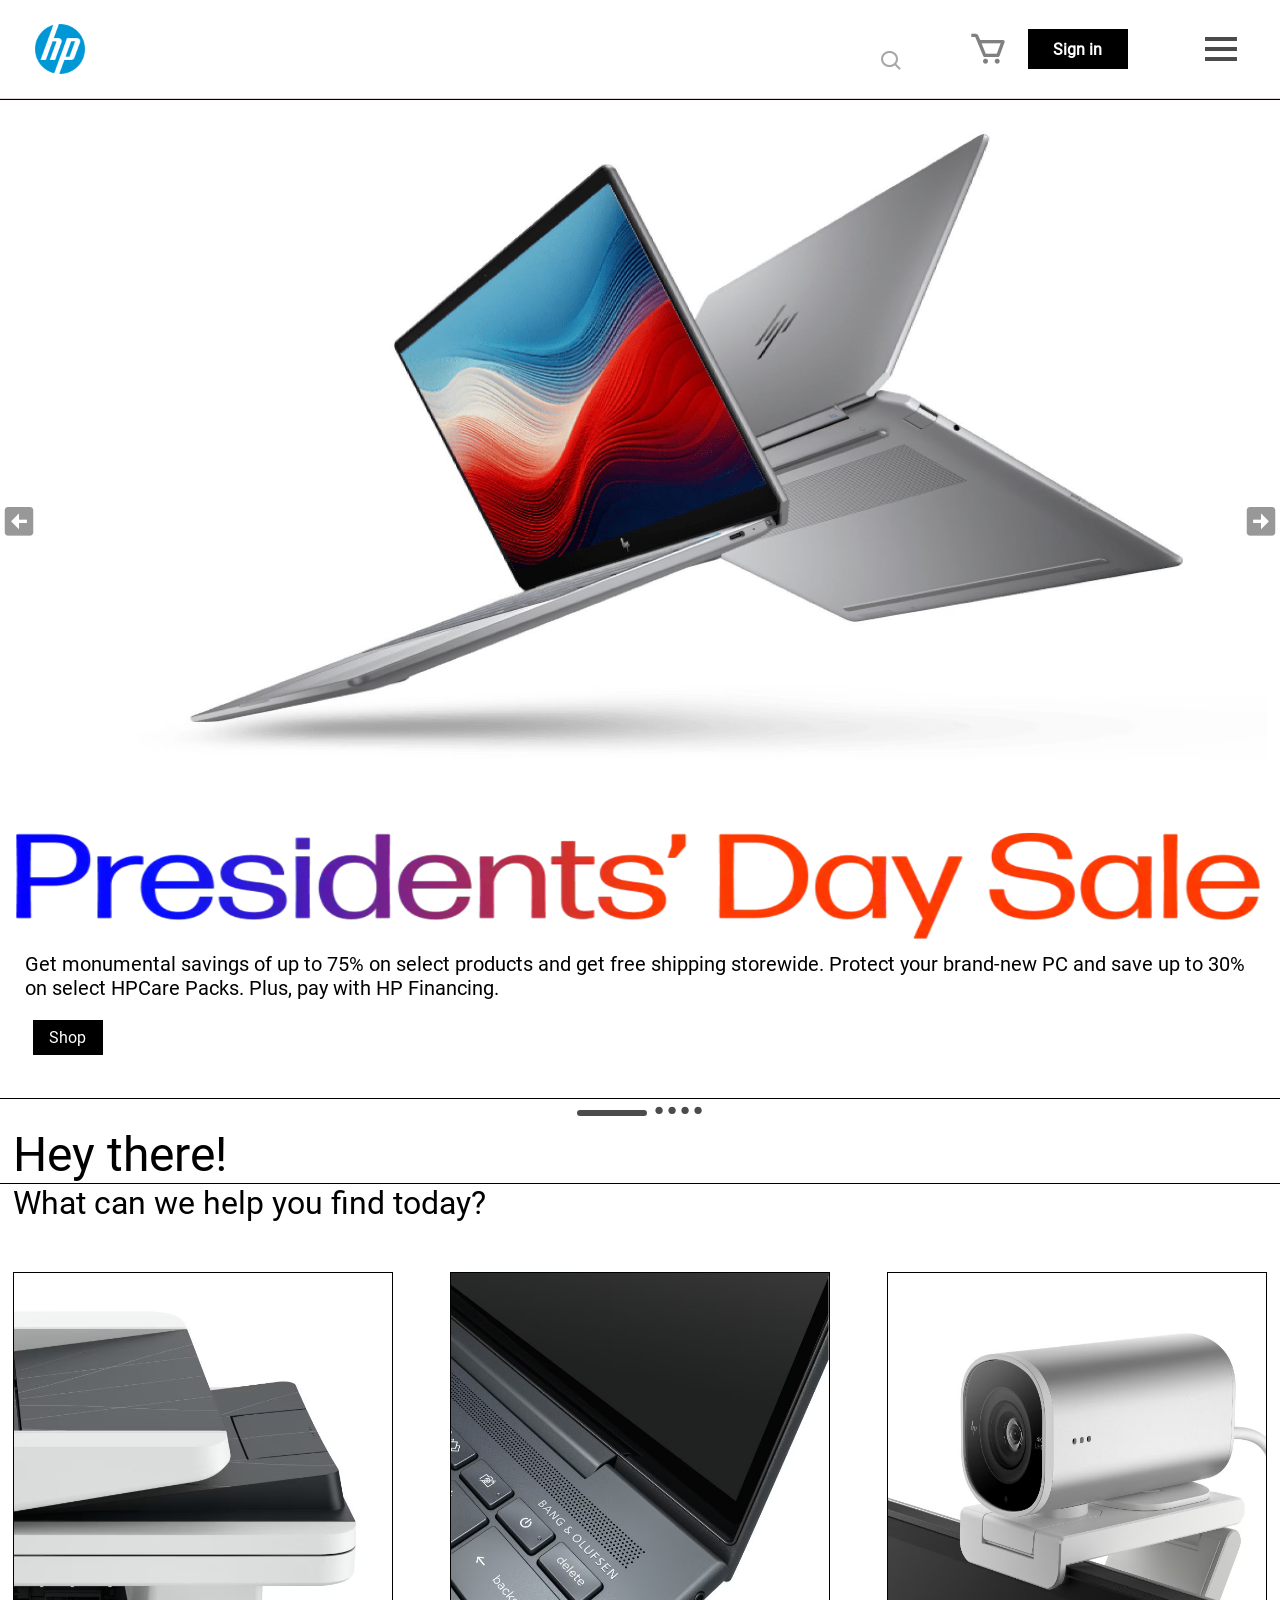
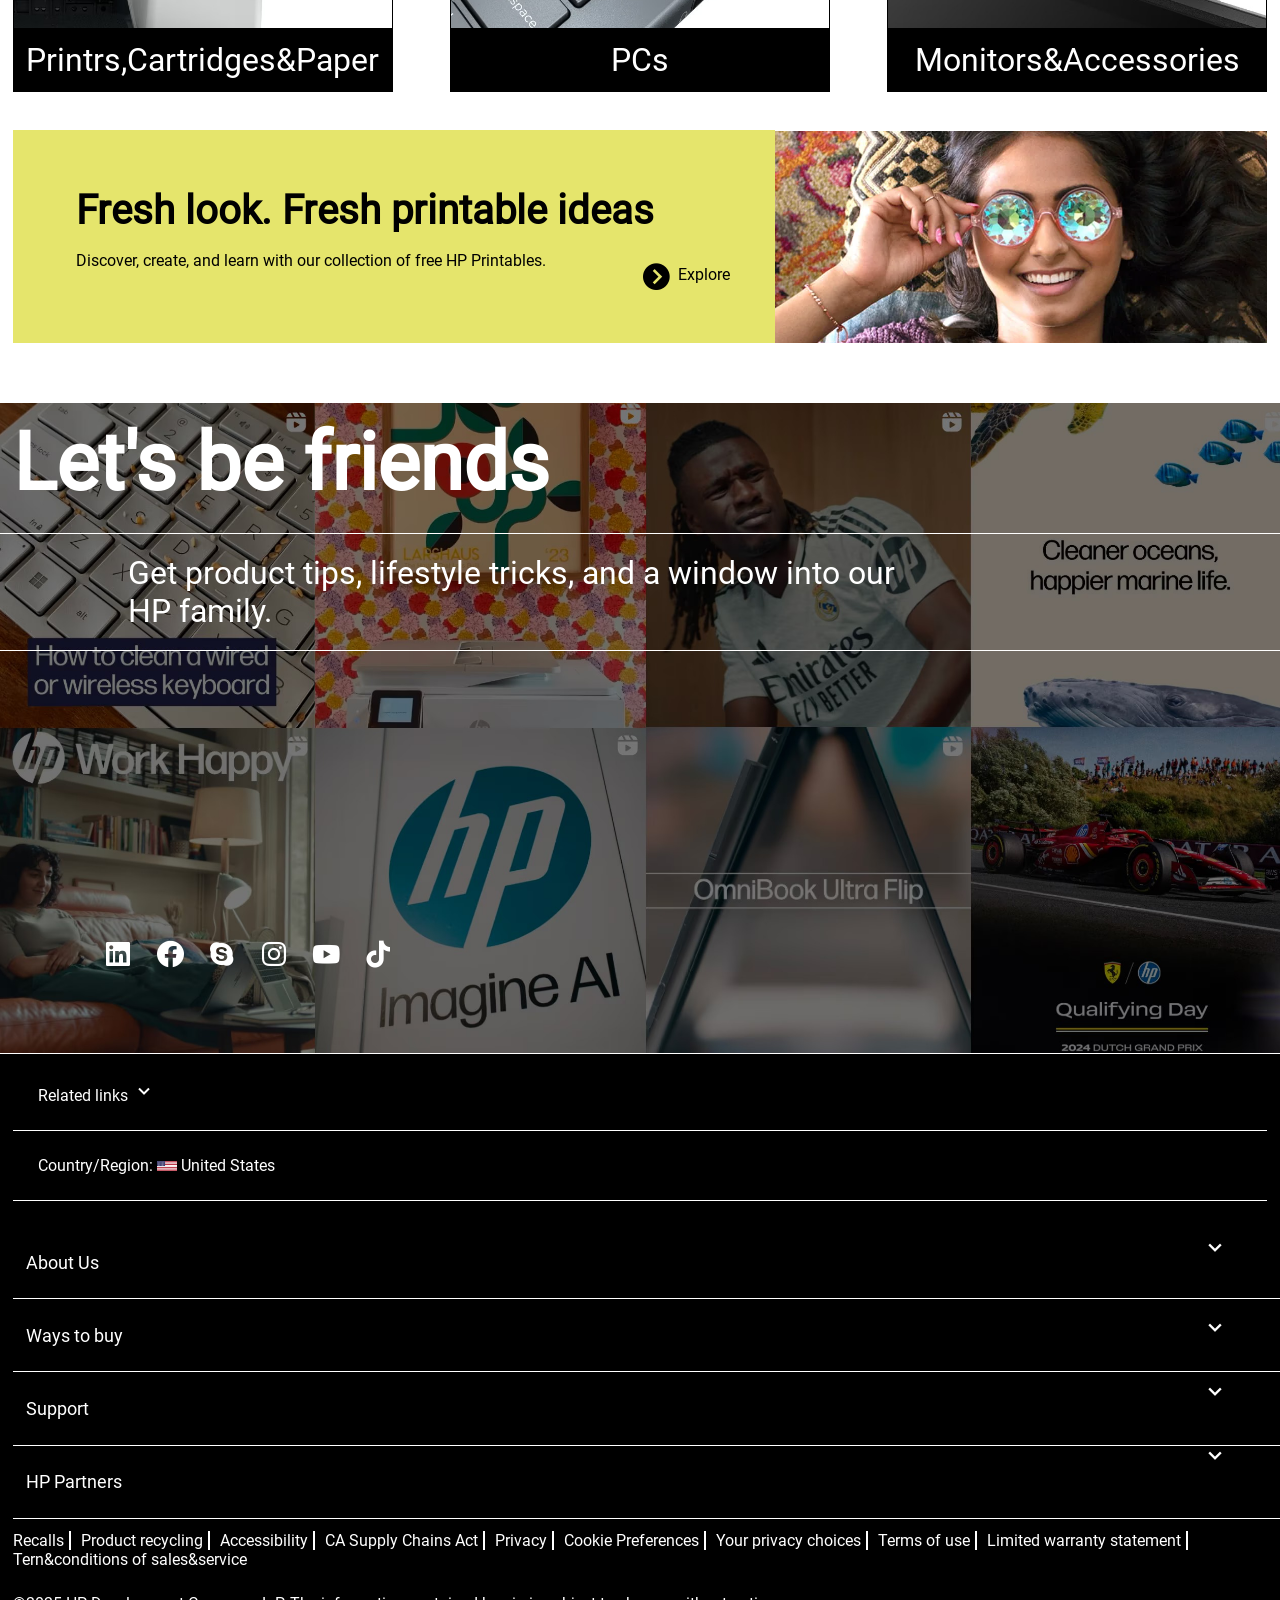
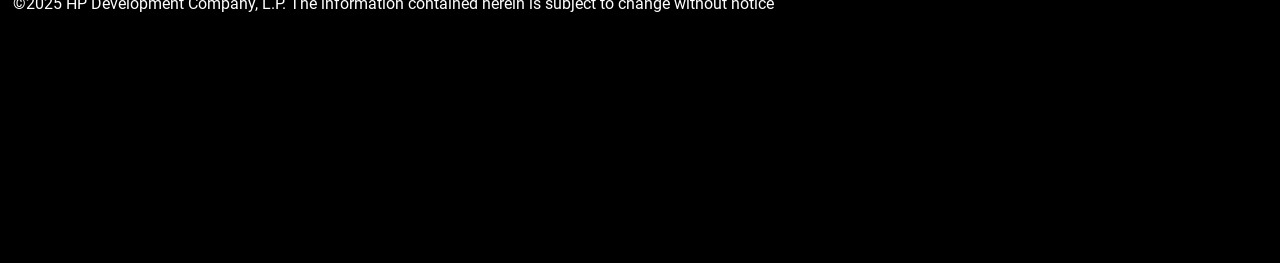
<file: index.html>
<!DOCTYPE html>
<html lang="en">
  <head>
    <meta charset="UTF-8" />
    <meta name="viewport" content="width=device-width, initial-scale=1.0" />
    <link
      href="https://unpkg.com/boxicons@2.1.4/css/boxicons.min.css"
      rel="stylesheet"
    />
    <link rel="stylesheet" href="CSS/style.css" />
    <title>HP</title>
  </head>
  <body>
    <!-- start header -->
    <header>
      <nav>
        <a href="#">
          <img src="assets/images/z-by-hp-new.png" alt="Logo z-by-hp-new" />
        </a>
        <a href="#">
          <img src="assets/images/OMEN-logo3.png" alt="Logo OMEN" />
        </a>
        <a href="#">
          <img src="assets/images/HYPER-X-logo7.jpg" alt="Logo HYPER-X" />
        </a>
        <a href="#">
          <img src="assets/images/poly@3x.png" alt="Logo poly@3x" />
        </a>
      </nav>
      <div class="banner">
        <div class="banner-nav-left">
          <img src="assets/images/1200px-HP_logo_2012.svg.png" alt="Logo HP" />
          <span class="Explore"
            >Explore
            <div class="sub-menu">
              <div class="menu-Explore">
                <ul>
                  <h4>Featured</h4>
                  <li><a href="http://127.0.0.1:5500/security.html">Security</a></li>
                    <li> <a href="#">Hybrid Work</a> </li>
                    <li><a href="#">HP+Smart Printing<br />System</a></li>
                    <li> <a href="#">Instant Ink</a></li>
                    <li> <a href="#">3D Print</a></li>
                    <li> <a href="#">Construction Layout<br />Robot</a></li>
                    <li> <a href="#">Government&<br />Education</a></li>
                    <li> <a href="#">Small &Medium<br />Business</a></li>
                    <li><a href="#">Working<br />relationship Index</a></li>
                    <li> <a href="#">Copilot+PCs</a></li>
                </ul>
                <ul>
                  <h4>PCs</h4>
                  <li> <a href="#">Next Gen Al PCs</a></li>
                  <li> <a href="#">Laptops</a></li>
                  <li> <a href="#">Desktops</a></li>
                  <li> <a href="#">Business</a></li>
                  <li><a href="#">Gaming</a></li>
                  <li><a href="#">Monitors</a></li>
                  <li> <a href="#">Accessories</a></li>
                  <li> <a href="#">Workstations</a></li>
                  <li> <a href="#">RetailSolutions</a></li>
                </ul>
                <ul>
                  <h4>Print</h4>
                  <li> <a href="#">Hp All-in Plan</a></li>
                  <li> <a href="#">Ink,Toner&Papers</a></li>
                  <li> <a href="#">Home Office&<br />Business Printers</a></li>
                  <li> <a href="#">Enterprise Printers</a></li>
                  <li> <a href="#">Tank Printers</a></li>
                  <li><a href="#">Scanners</a></li>
                  <li> <a href="#">Large-Format<br /> Printers&Plotters</a></li>
                  <li> <a href="#">Home Printers</a></li>
                  <li> <a href="#">Industrial Presses</a></li>
                  <li> <a href="#"> Specialty Printing<br /> Solutions</a></li>
                </ul>
                <ul>
                  <h4>Workforce Solutions</h4>
                  <li> <a href="#">Services&<br />Solutions</a></li>
                  <li><a href="#">Workforce<br />Experience Platform</a></li>
                  <li> <a href="#">Computing Services</a></li>
                  <li> <a href="#">Document&Print<br />Services</a></li>
                  <li><a href="#">Collaboration<br />Solutions</a></li>
                  <li> <a href="#"> Security Solutions</a></li>
                </ul>
              </div>
            </div>
          </span>
          <span class="Shop">Shop
            <div class="sub-menu">
              <div class="menu-Shop">
                <ul>
                  <h4>Featured</h4>
                  <li><a href="#">Security</a></li>
                  <li> <a href="#">Hybrid Work</a></li>
                  <li><a href="#">HP+Smart Printing<br />System</a></li>
                  <li><a href="#">Instant Ink</a></li>
                  <li><a href="#">3D Print</a></li>
                  <li><a href="#">Construction Layout<br />Robot</a></li>
                  <li><a href="#">Government&<br />Education</a></li>
                  <li><a href="#">Small &Medium<br />Business</a></li>
                  <li><a href="#">Working<br />relationship Index</a></li>
                  <li> <a href="#">Copilot+PCs></a></li>
                </ul>
                <ul>
                  <h4>Shop PCs</h4>
                  <li> <a href="#">Next Gen Al PCs</a></li>
                  <li> <a href="#">Laptops</a></li>
                  <li> <a href="#">Desktops</a></li>
                  <li> <a href="#">Business</a></li>
                  <li> <a href="#">Gaming</a></li>
                  <li> <a href="#">Monitors</a></li>
                  <li> <a href="#">Accessories</a></li>
                  <li> <a href="#">Workstations</a></li>
                  <li> <a href="#">RetailSolutions</a></li>
                </ul>
                <ul>
                  <h4>Shop Print</h4>
                  <li><a href="#">Hp All-in Plan</a></li>
                  <li><a href="#">Ink,Toner&Papers</a></li>
                  <li> <a href="#"> Home Office&<br /> Business Printer </a></li>
                  <li><a href="#">Enterprise Printers</a></li>
                  <li> <a href="#">Tank Printers</a></li>
                  <li> <a href="#">Scanners</a></li>
                  <li><a href="#"> Large-Format<br /> Printers&Plotters</a></li>
                  <li> <a href="#">Home Printers</a></li>
                  <li><a href="#">Industrial Presses</a></li>
                  <li> <a href="#"> Specialty Printing<br />Solutions</a></li>
                </ul>
                <ul>
                  <h4>Shop Accessories</h4>
                  <li><a href="#">View all accessories</a></li>
                  <li> <a href="#">Monitors</a></li>
                  <li><a href="#">Docking stations&<br />hubs</a></li>
                  <li> <a href="#">Mice & Keyboards</a></li>
                  <li> <a href="#">Chargers & power<br />adapters</a></li>
                  <li> <a href="#"> Bundles</a></li>
                  <li> <a href="#">Bags & sleeves</a> </li>
                  <li> <a href="#">Care Packs &<br />services</a></li>
                  <li> <a href="#">Hybrid Work</a></li>
                  <li> <a href="#">Software</a></li>
                </ul>
              </div>
            </div>
          </span>
          <span class="Support"
            >Support
            <div class="sub-menu">
              <div class="menu-Support">
                <ul>
                  <h4>Problem solving</h4>

                  <li> <a href="#">Support & <br />troubleshooting</a></li>
                  <li><a href="#">Software & drivers</a></li>
                  <li><a href="#">Diagnostic tools</a></li>
                  <li> <a href="#">Community</a></li>
                  
                    <li><a href="#">Windows10/<br />Windows11Support</a></li>
                  
                </ul>
                <ul>
                  <h4>Support by product</h4>
                  <li><a href="#">Printing</a></li>
                  <li><a href="#">Computing</a></li>
                  <li><a href="#">Instant Ink</a></li>
                  <li> <a href="#">Hp All-in Plan</a></li>
                  <li><a href="#"
                    >Poly Collaboration<br />Devices</a></li>
                  <li> <a href="#">HP Anyware</a></li>
                </ul>

                <ul>
                  <h4>Support resources</h4>
                  <li> <a href="#">Contact us</a></li>
                  <li> <a href="#">Check warranty</a></li>
                  <li><a href="#">Authorized service<br />providers</a></li>
                  <li><a href="#"> Security bulletin<br />archive</a></li>
                  <li> <a href="#"> Parts store</a></li>
                  <li><a href="#">Consumer services</a></li>

                  <li> <a href="#">Business services</a></li>
                  <li><a href="#">Product registration</a></li>
                </ul>
              </div>
            </div>
          </span>
        </div>
        <div class="banner-nav-right">
          <input type="search" placeholder="Search HP.com" />
          <a href="#" class="search"><i class="bx bx-search"></i></a>
          <a href="#" class="cart"><i class="bx bx-cart"></i></a>
          <i class='bx bxs-user-circle user-circle'></i>
          <a href="#">Sign in</a>
        </div>
        <i class='bx bx-menu menu-icon'></i>
      </div>

      <div class="banner-img">
        <i class="bx bxs-left-arrow-square left-arrow"></i>
        <div class="banner-left">
          <img
            src="assets/images/Screenshot 2025-02-06 020525.png"
            alt="heading"
          />
          <p>
            Get monumental savings of up to 75%<br />
            on select products and get free<br />
            shipping storewide. Protect your<br />
            brand-new PC and save up to 30% on<br />
            select HPCare Packs. Plus, pay with<br />
            HP Financing.
          </p>
          <a href="#">Shop</a>
        </div>
        <div class="banner-right">
          <img src="assets/images/banner.jpg" alt="laptpo" />
        </div>
        <i class="bx bxs-right-arrow-square right-arrow"></i>
        <div class="banner-left-bottom">
          <img
            src="assets/images/Screenshot 2025-02-22 071049.png"
            alt="heading"
          />
          <p>
            Get monumental savings of up to 75%
            on select products and get free
            shipping storewide. Protect your
            brand-new PC and save up to 30% on
            select HPCare Packs. Plus, pay with
            HP Financing.
          </p>
          <a href="#">Shop</a>
        </div>
        
      </div>
      
      
    </header>
    <div class="show-banner">
      <div class="border">
        
      </div>
      <p>....</p>
    </div>
    <!-- end header  -->
     <!-- start Hey there section -->
      <section class="Heythere">
        <p class="Hey">Hey there!</p>
        <p class="question">What can we help you ﬁnd today?</p>
        <div class="cards">
        <div>
          <img src="assets/images/printers-main_11zon.jpg" alt="printer"/>
          <p>Printrs,Cartridges&Paper</p>
        </div>
        <div>
          <img src="assets/images/pcs-main_11zon.jpg" alt="Laptap"/>
          <p>PCs</p>
        </div>
        <div>
          <img src="assets/images/webcams-main_11zon.jpg" alt="printer"/>
          <p>Monitors&Accessories</p>
        </div>
      </div>
      <div class="Fresh"> 
      <div class="Freshlook">
        <div>
        <h1>Fresh look. Fresh printable ideas
        </h1>
        <p>Discover, create, and learn with our collection of free HP Printables.</p>
        <p class="more">Explore</p>
        <i class='bx bxs-chevron-right-circle'></i>
      </div>
        <img src="assets/images/Screenshot 2025-01-28 105603.png" alt="gilr"/>
      </div>
    </div>
      </section>
     <!-- end Hey there section -->
      <!-- start section media -->
       <section class="media">
        <img src="assets/images/social-image-desktop_2x_11zon.jpg" alt="social media"/>
        <h1>Let's be friends</h1>
        <span>Get product tips, lifestyle tricks, and a window into our HP family.</span>
        <div class="icons">
        <i class='bx bxl-linkedin-square'></i>
        <i class='bx bxl-facebook-circle'></i>
        <i class='bx bxl-skype'></i>
        <i class='bx bxl-instagram'></i>
        <i class='bx bxl-youtube'></i>
        <i class='bx bxl-tiktok'></i>
      </div>
       </section>
       <!-- end section media -->
        <!-- start footer -->
         <footer>
          <p class="Related">Related links <i class='bx bx-chevron-down'></i></p>
          <p class="Country">Country/Region:  <img src="assets/images/download.png" alt="flagAmrica"/>  United States</p>
          <div class="container">
          <ul>
            <i class='bx bx-chevron-down icon1'></i>
            <h4>About Us</h4>
            <li>Contact HP</li>
            <li>Careers</li>
            <li>Investor relations</li>
            <li>Sustationable impact</li>
            <li>Diversity,Equity and Inclusion</li>
            <li>Press center</li>
            <li>The Garage</li>
            <li>HP Store Newsletter</li>
            <li>HP Printables Newsletter</li>
          </ul>
          <ul>
            <i class='bx bx-chevron-down icon2'></i>
            <h4>Ways to buy</h4>
            <li>Shop online</li>
            <li>Call an HP rep</li>
            <li>Find a reseller</li>
            <li>Enterprise stor</li>
            <li>Public sector purchasing</li>
          </ul>
          <ul>
            <i class='bx bx-chevron-down icon3'></i>
            <h4>Support</h4>
            <li>Download</li>
            <li>Support&troubleshooting</li>
            <li>Community</li>
            <li>Register your product</li>
            <li>Authorized service providers</li>
            <li>Check repair status</li>
            <li>Fraud alert</li>
            <li>Security Center</li>
          </ul>
          <ul>
            <i class='bx bx-chevron-down icon4'></i>
            <h4>HP Partners</h4>
            <li>HP Amplify Partner Program</li>
            <li>HP Partner Portal</li>
            <li>Developers</li>
          </ul>
          

         <ul class="social-media">
          <h4>Stay connected</h4>
          <li>
        <i class='bx bxl-linkedin-square'></i>
        <i class='bx bxl-facebook-circle'></i>
        <i class='bx bxl-skype'></i>
        <i class='bx bxl-instagram'></i>
        <i class='bx bxl-youtube'></i>
        <i class='bx bxl-tiktok'></i>
      </li>
      </ul>
        </div>
        <div class="Contact">
        <p>Recalls</p>
        <p>Product recycling</p>
        <p>Accessibility</p>
        <p>CA Supply Chains Act</p>
        <p>Privacy</p>
        <p>Cookie Preferences</p>
        <p>Your privacy choices</p>
        <p>Terms of use</p>
        <p>Limited warranty statement<br/></p>
        
      </div>
      <p>Tern&conditions of sales&service</p>
      <p>©2025 HP Development Company, L.P. The information contained herein is subject to change without notice</p>
         </footer>
         <!-- end footer -->

  </body>
</html>
</file>
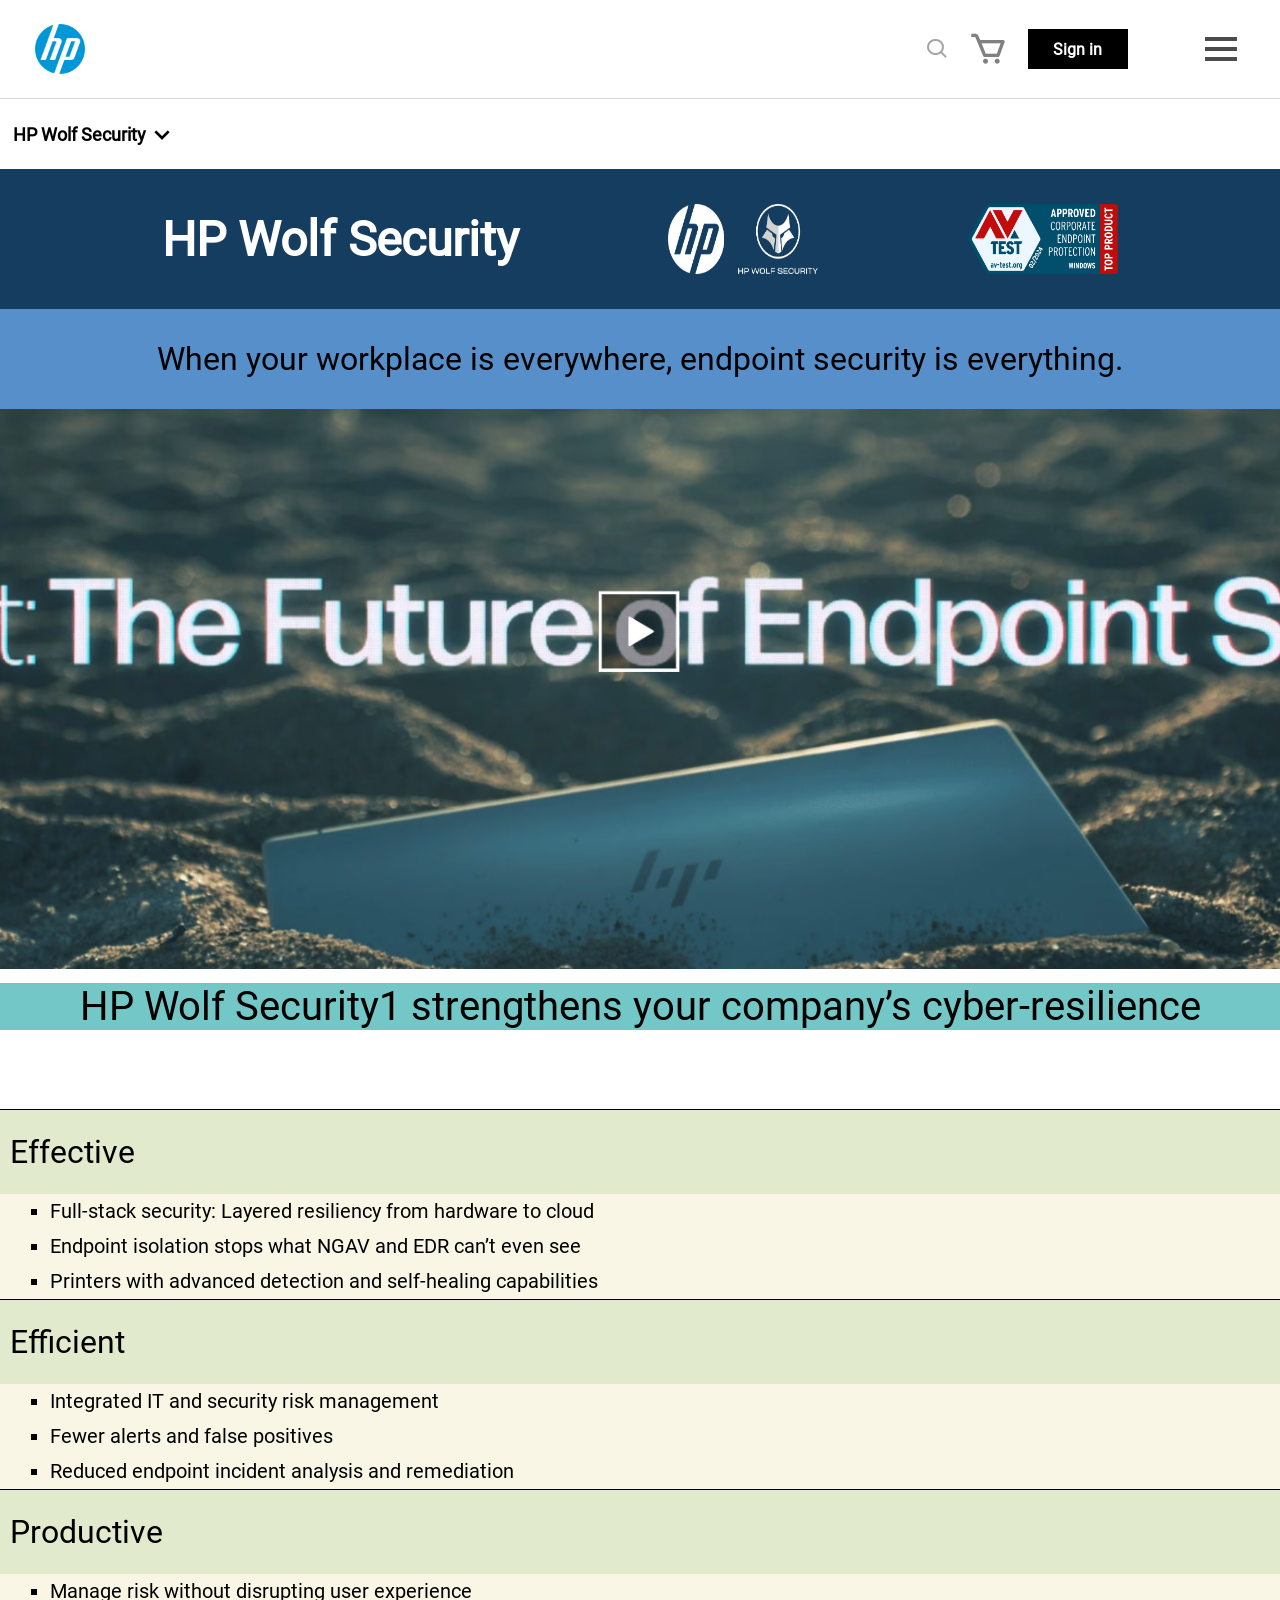
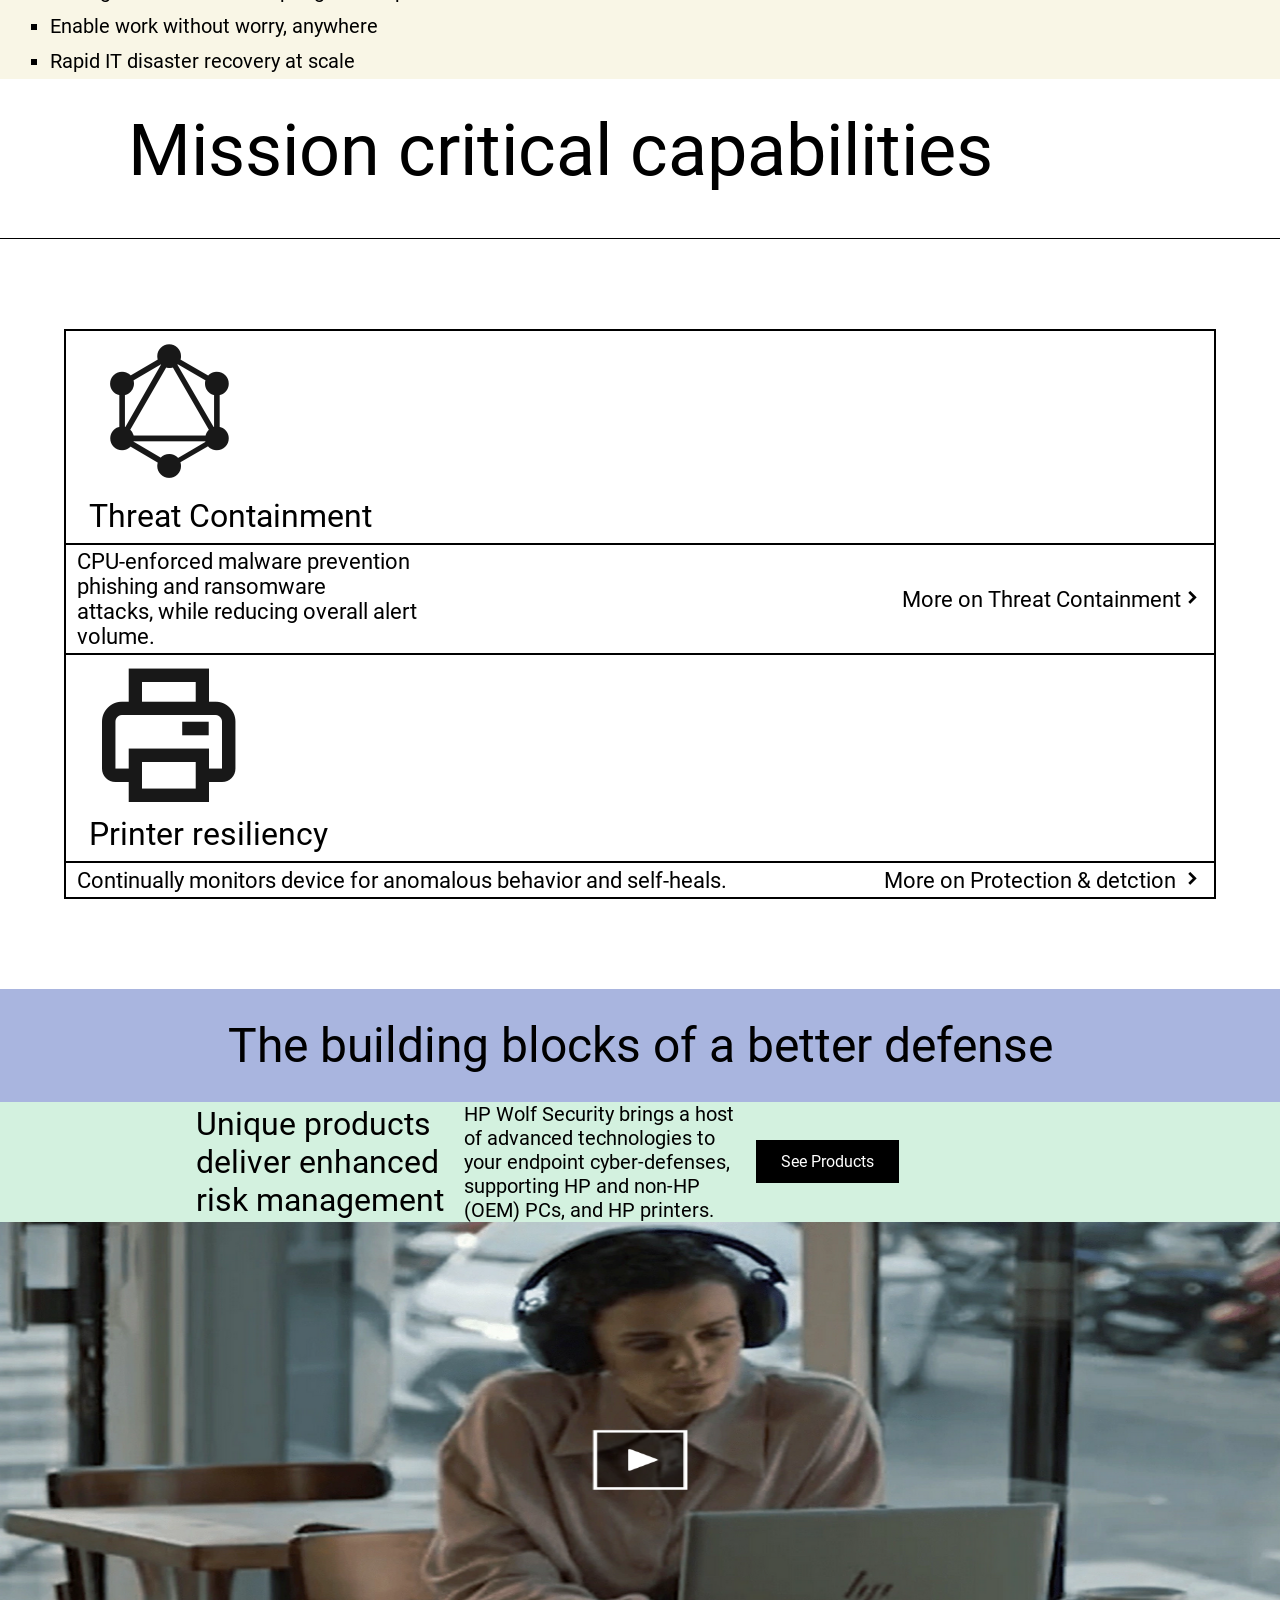
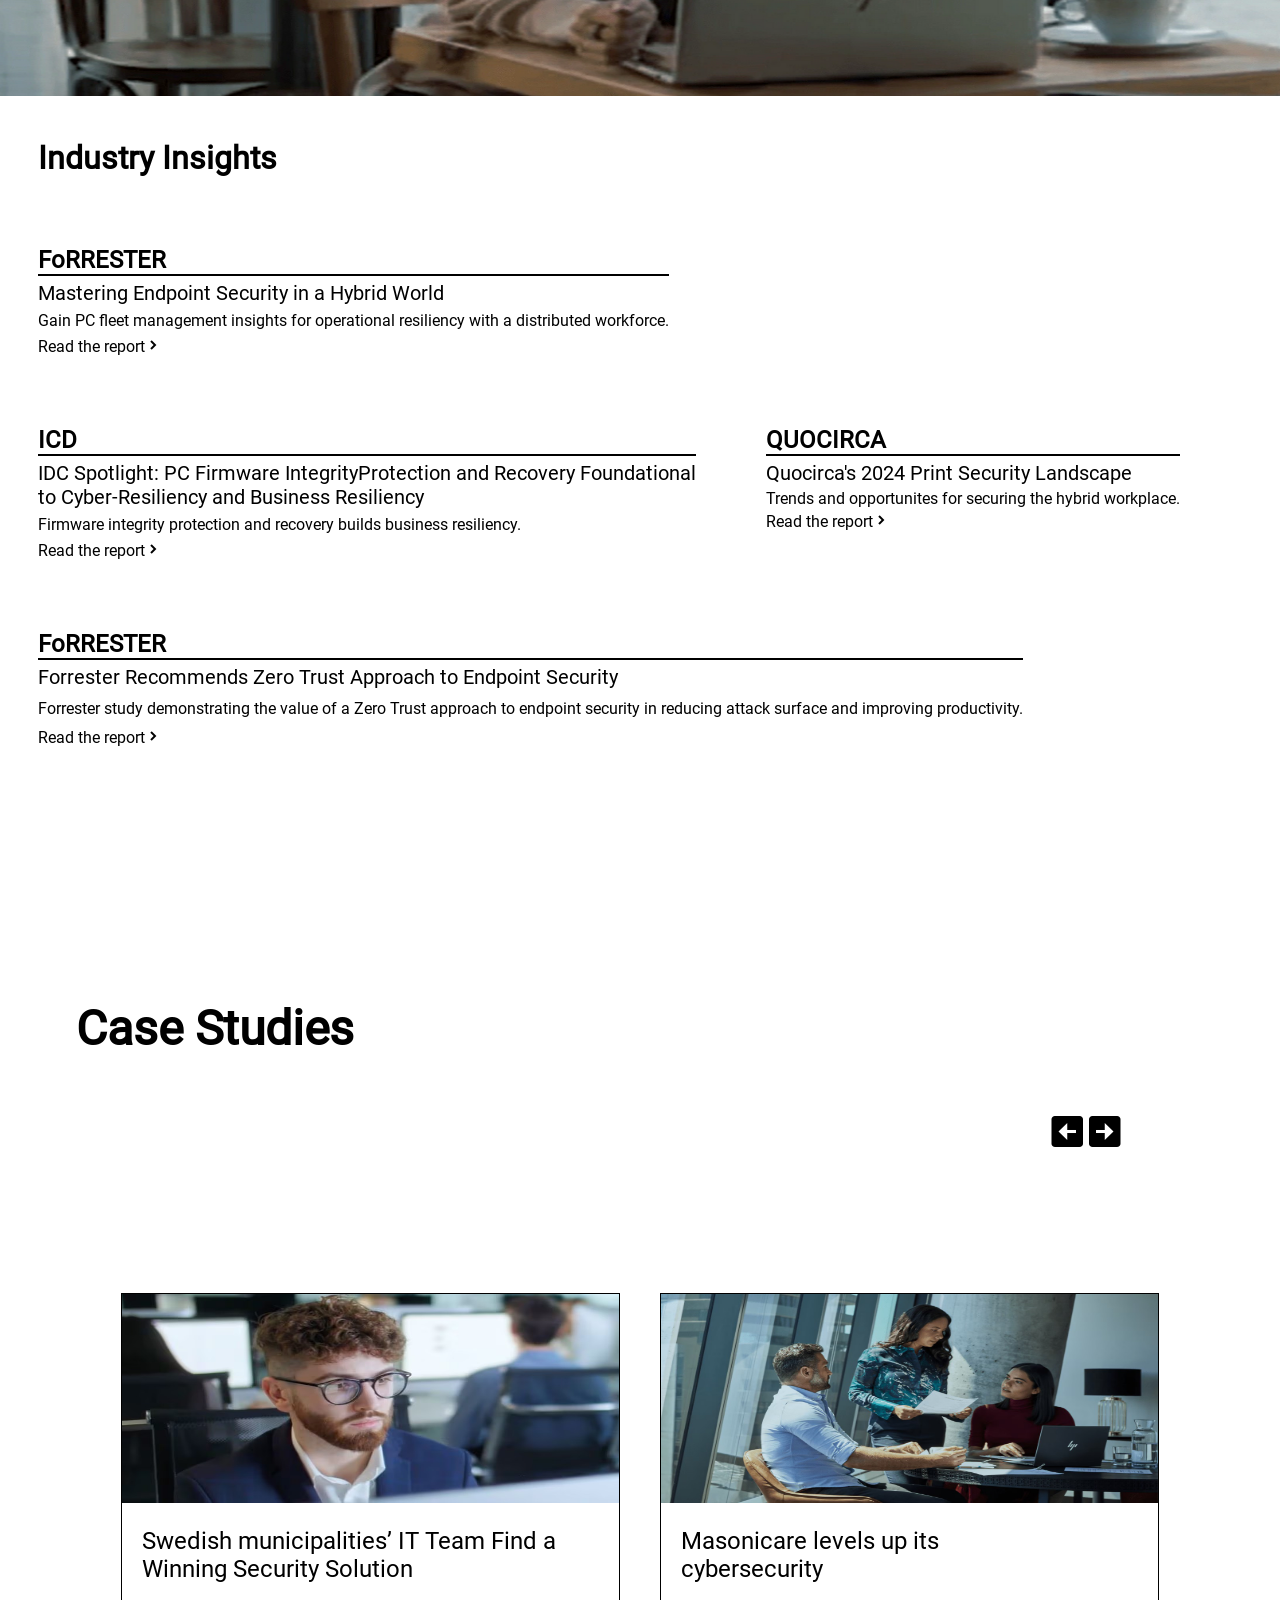
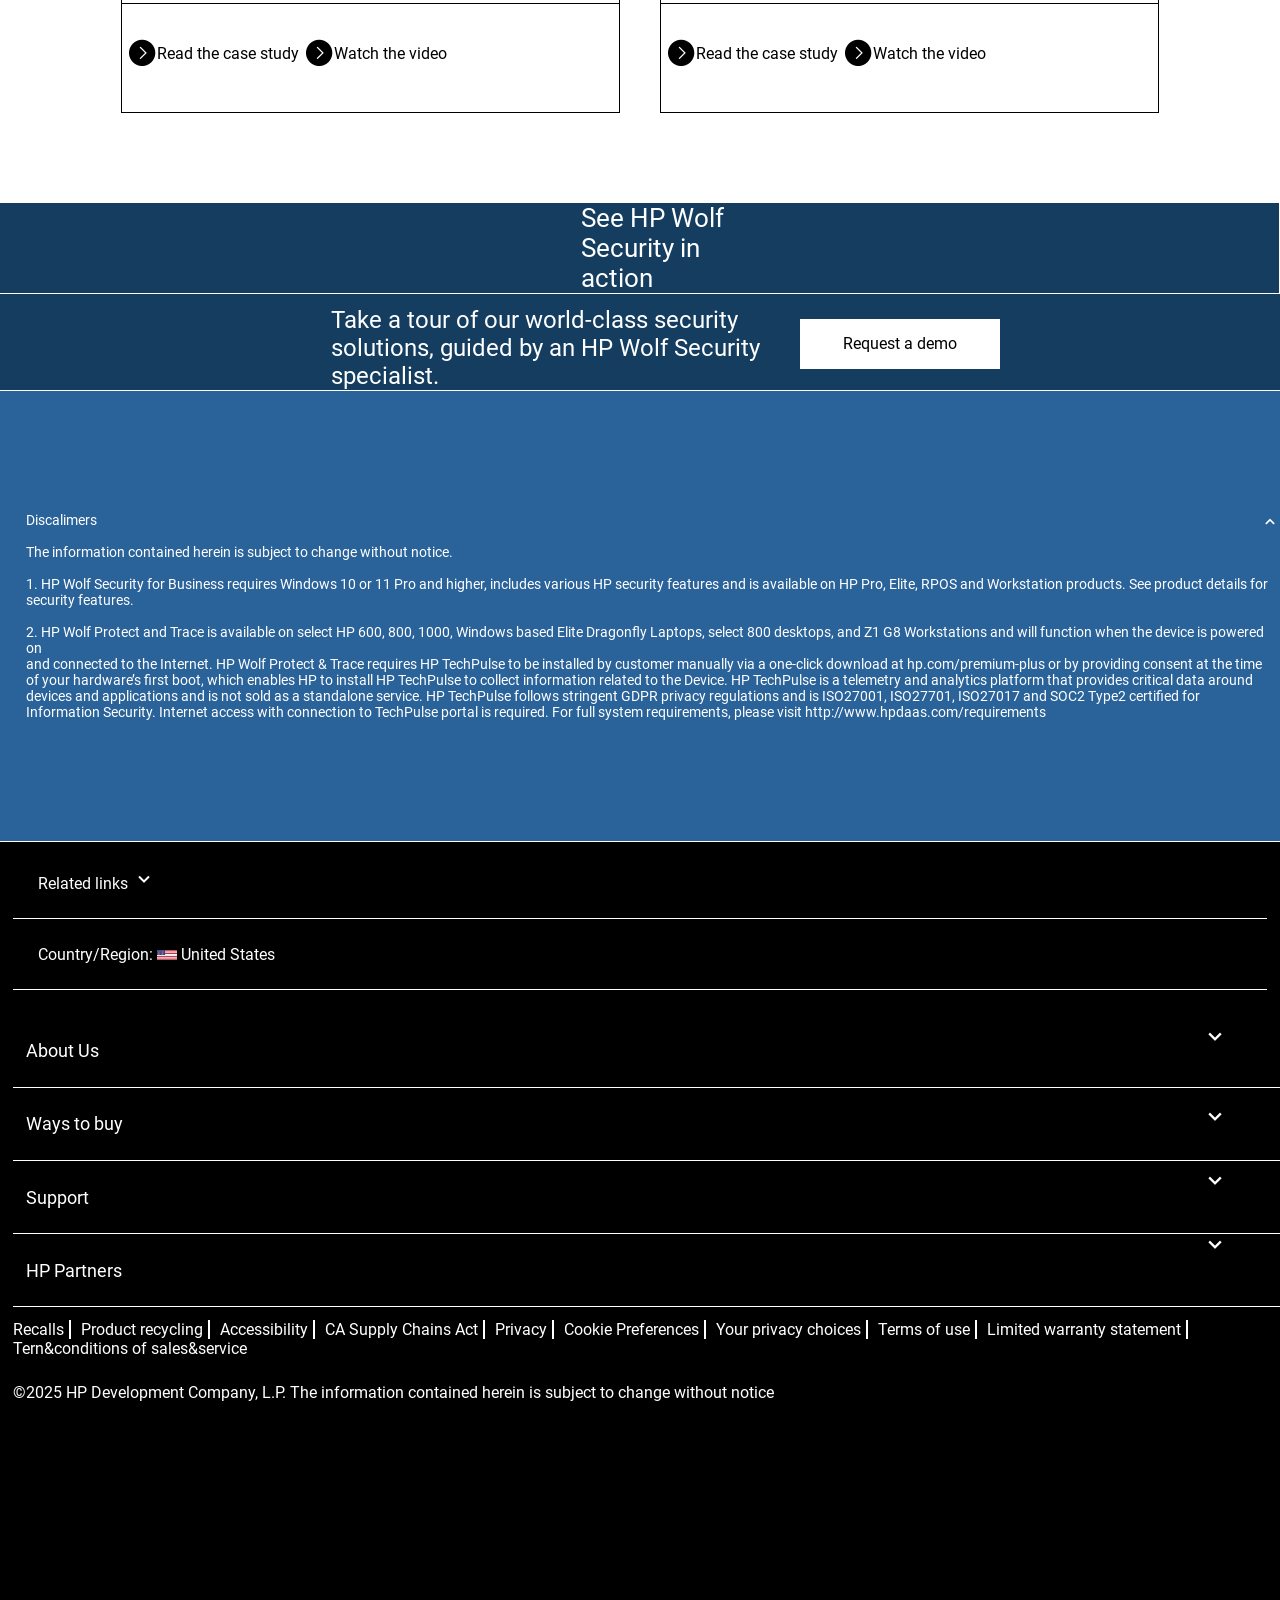
<file: security.html>
<!DOCTYPE html>
<html lang="en">
<head>
    <meta charset="UTF-8">
    <meta name="viewport" content="width=device-width, initial-scale=1.0">
    <link href='https://unpkg.com/boxicons@2.1.4/css/boxicons.min.css' rel='stylesheet'>
    <link rel="stylesheet" href="CSS/stylesecurity.css">
    <title>HP wolf Security</title>
</head>
<body>
    <!-- start header -->
    <header>
        <nav>
          <a href="#">
            <img src="assets/images/z-by-hp-new.png" alt="Logo z-by-hp-new" />
          </a>
          <a href="#">
            <img src="assets/images/OMEN-logo3.png" alt="Logo OMEN" />
          </a>
          <a href="#">
            <img src="assets/images/HYPER-X-logo7.jpg" alt="Logo HYPER-X" />
          </a>
          <a href="#">
            <img src="assets/images/poly@3x.png" alt="Logo poly@3x" />
          </a>
        </nav>
        <div class="banner">
          <div class="banner-nav-left">
            <img src="assets/images/1200px-HP_logo_2012.svg.png" alt="Logo HP" />
            <span class="Explore">Explore
              <div class="sub-menu">
                <div class="menu-Explore">
                  <ul>
                    <h4>Featured</h4>
                    <li><a href="http://127.0.0.1:5500/security.html">Security</a></li>
                    <li> <a href="#">Hybrid Work</a> </li>
                    <li><a href="#">HP+Smart Printing<br />System</a></li>
                    <li> <a href="#">Instant Ink</a></li>
                    <li> <a href="#">3D Print</a></li>
                    <li> <a href="#">Construction Layout<br />Robot</a></li>
                    <li> <a href="#">Government&<br />Education</a></li>
                    <li> <a href="#">Small &Medium<br />Business</a></li>
                    <li><a href="#">Working<br />relationship Index</a></li>
                    <li> <a href="#">Copilot+PCs</a></li>
                  </ul>
                  <ul>
                    <h4>PCs</h4>
                    <li> <a href="#">Next Gen Al PCs</a></li>
                    <li> <a href="#">Laptops</a></li>
                    <li> <a href="#">Desktops</a></li>
                    <li> <a href="#">Business</a></li>
                    <li><a href="#">Gaming</a></li>
                    <li><a href="#">Monitors</a></li>
                    <li> <a href="#">Accessories</a></li>
                    <li> <a href="#">Workstations</a></li>
                    <li> <a href="#">RetailSolutions</a></li>
                  </ul>
                  <ul>
                    <h4>Print</h4>
                    <li> <a href="#">Hp All-in Plan</a></li>
                    <li> <a href="#">Ink,Toner&Papers</a></li>
                    <li> <a href="#">Home Office&<br />Business Printers</a></li>
                    <li> <a href="#">Enterprise Printers</a></li>
                    <li> <a href="#">Tank Printers</a></li>
                    <li><a href="#">Scanners</a></li>
                    <li> <a href="#">Large-Format<br /> Printers&Plotters</a></li>
                    <li> <a href="#">Home Printers</a></li>
                    <li> <a href="#">Industrial Presses</a></li>
                    <li> <a href="#"> Specialty Printing<br /> Solutions</a></li>
                  </ul>
                  <ul>
                    <h4>Workforce Solutions</h4>
                    <li> <a href="#">Services&<br />Solutions</a></li>
                    <li><a href="#">Workforce<br />Experience Platform</a></li>
                    <li> <a href="#">Computing Services</a></li>
                    <li> <a href="#">Document&Print<br />Services</a></li>
                    <li><a href="#">Collaboration<br />Solutions</a></li>
                    <li> <a href="#"> Security Solutions</a></li>
                  </ul>
                </div>
              </div>
            </span>
            <span class="Shop">Shop
              <div class="sub-menu">
                <div class="menu-Shop">
                  <ul>
                    <h4>Featured</h4>
                    <li><a href="#">Security</a></li>
                    <li> <a href="#">Hybrid Work</a></li>
                    <li><a href="#">HP+Smart Printing<br />System</a></li>
                    <li><a href="#">Instant Ink</a></li>
                    <li><a href="#">3D Print</a></li>
                    <li><a href="#">Construction Layout<br />Robot</a></li>
                    <li><a href="#">Government&<br />Education</a></li>
                    <li><a href="#">Small &Medium<br />Business</a></li>
                    <li><a href="#">Working<br />relationship Index</a></li>
                    <li> <a href="#">Copilot+PCs></a></li>
                  </ul>
                  <ul>
                    <h4>Shop PCs</h4>
                    <li> <a href="#">Next Gen Al PCs</a></li>
                    <li> <a href="#">Laptops</a></li>
                    <li> <a href="#">Desktops</a></li>
                    <li> <a href="#">Business</a></li>
                    <li> <a href="#">Gaming</a></li>
                    <li> <a href="#">Monitors</a></li>
                    <li> <a href="#">Accessories</a></li>
                    <li> <a href="#">Workstations</a></li>
                    <li> <a href="#">RetailSolutions</a></li>
                  </ul>
                  <ul>
                    <h4>Shop Print</h4>
                    <li><a href="#">Hp All-in Plan</a></li>
                    <li><a href="#">Ink,Toner&Papers</a></li>
                    <li> <a href="#"> Home Office&<br /> Business Printer </a></li>
                    <li><a href="#">Enterprise Printers</a></li>
                    <li> <a href="#">Tank Printers</a></li>
                    <li> <a href="#">Scanners</a></li>
                    <li><a href="#"> Large-Format<br /> Printers&Plotters</a></li>
                    <li> <a href="#">Home Printers</a></li>
                    <li><a href="#">Industrial Presses</a></li>
                    <li> <a href="#"> Specialty Printing<br />Solutions</a></li>
                  </ul>
                  <ul>
                    <h4>Shop Accessories</h4>
                    <li><a href="#">View all accessories</a></li>
                    <li> <a href="#">Monitors</a></li>
                    <li><a href="#">Docking stations&<br />hubs</a></li>
                    <li> <a href="#">Mice & Keyboards</a></li>
                    <li> <a href="#">Chargers & power<br />adapters</a></li>
                    <li> <a href="#"> Bundles</a></li>
                    <li> <a href="#">Bags & sleeves</a> </li>
                    <li> <a href="#">Care Packs &<br />services</a></li>
                    <li> <a href="#">Hybrid Work</a></li>
                    <li> <a href="#">Software</a></li>
                  </ul>
                </div>
              </div>
            </span>
            <span class="Support"
              >Support
              <div class="sub-menu">
                <div class="menu-Support">
                  <ul>
                    <h4>Problem solving</h4>
  
                    <li> <a href="#">Support & <br />troubleshooting</a></li>
                    <li><a href="#">Software & drivers</a></li>
                    <li><a href="#">Diagnostic tools</a></li>
                    <li> <a href="#">Community</a></li>
                    
                      <li><a href="#">Windows10/<br />Windows11Support</a></li>
                    
                  </ul>
                  <ul>
                    <h4>Support by product</h4>
                    <li><a href="#">Printing</a></li>
                    <li><a href="#">Computing</a></li>
                    <li><a href="#">Instant Ink</a></li>
                    <li> <a href="#">Hp All-in Plan</a></li>
                    <li><a href="#"
                      >Poly Collaboration<br />Devices</a></li>
                    <li> <a href="#">HP Anyware</a></li>
                  </ul>
  
                  <ul>
                    <h4>Support resources</h4>
                    <li> <a href="#">Contact us</a></li>
                    <li> <a href="#">Check warranty</a></li>
                    <li><a href="#">Authorized service<br />providers</a></li>
                    <li><a href="#"> Security bulletin<br />archive</a></li>
                    <li> <a href="#"> Parts store</a></li>
                    <li><a href="#">Consumer services</a></li>
  
                    <li> <a href="#">Business services</a></li>
                    <li><a href="#">Product registration</a></li>
                  </ul>
                </div>
              </div>
            </span>
          </div>
          <div class="banner-nav-right">
            <input type="search" placeholder="Search HP.com" />
            <a href="#" class="search"><i class="bx bx-search search"></i></a>
            <a href="#" class="cart"><i class="bx bx-cart"></i></a>
            <i class='bx bxs-user-circle user-circle'></i>
            <a href="#">Sign in</a>
            
          </div>
          <i class='bx bx-menu menu-icon'></i>
    </div>
    <div class="HP-Wolf">
        <h2>HP Wolf Security</h2><i class='bx bx-chevron-down HP-Wolf-arrow'></i>
        <ul>
          <li> <a href="#">Why HP</a>  </li>
          <li><a href="#">Solutions</a></li>
          <li class="Products"> <a href="#">Products</a> 
            <div class="dropdown-Products">
                <ul>
                    <li>Overview</li>
                    <li>HP Sure Click Enterprise</li>
                    <li>HP Wolf Pro Security</li>
                    <li>HP Sure Access Enterprise</li>
                    <li>Protect & Trace with Wolf Connect </li>
                </ul>
            </div>
          </li>
          <li class="Hardware"><a href="#">Hardware</a>
            <div class="dropdown-Hardware">
              <ul>
            <li>Laptap & Desktops</li>
            <li>Printers</li>
          </ul>
          </div>
           </li>
          <li><a href="#">Insights</a> </li>
          <li class="Resources"><a href="#">Resources</a>
            <div class="dropdown-Resources">
            <ul>
            <li>Security center</li>
            <li>Security bulletins</li>
          </ul>
        </div>
           </li>
        </ul>
        
        <a href="#" class="Request">Request a demo</a>
        <a href="#" class="Contactus">Contact us</a>
    
    </div>
    </div>
       <div class="HP-Wolf-Security">
      <h1>HP Wolf Security</h1>
      <img src="assets/images/HP_Wolf_Logo@2x.webp" alt="Logo HP wolf"/>
      <img src="assets/images/avtest_approved_corporate.webp"/>
       </div>
       <div class="workplace">
        <p>When your workplace is everywhere, endpoint security is everything.</p>
       </div>
       <section class="vedio">
        <div class="banner-img">
            <img src="assets/images/Screenshot 2025-02-09 063305.png" alt="Laptop HP"/>
            <div class="HP-Wolf-Security-bottom">
              <img src="assets/images/HP_Wolf_Logo@2x.webp" alt="Logo HP wolf"/>
              <img src="assets/images/avtest_approved_corporate.webp"/>
            </div>
            <div class="strengthens">
              
            <p>HP Wolf Security1 strengthens your company’s cyber-resilience</p>
        </div>
        </div>
       </section>
      </header>
      <!-- start section information -->
       <section class="information">
        <div class="Models">
            <div class="div-left"><p>Effective</p></div>
            <div class="Full-stack">
            <ul>
              <li>Full-stack security: Layered resiliency from hardware to cloud</li>
              <li>Endpoint isolation stops what NGAV and EDR can’t even see
              </li>
              <li>Printers with advanced detection and self-healing capabilities</li>
            </ul>
          </div>
        </div>
          <div class="Models">
          <div class="div-left"><p>Efficient</p>
            <i class='bx bxs-left-arrow-square  left-arrow-square1 '></i>
            <i class='bx bxs-right-arrow-square right-arrow-square1'></i></div>
          <div class="Full-stack">
          <ul>
            <li>Integrated IT and security risk management</li>
            <li>Fewer alerts and false positives
            </li>
            <li>Reduced endpoint incident analysis and remediation</li>
          </ul>
        </div>
      </div>
      <div class="Models">
        <div class="div-left"><p>Productive</p></div>
        <div class="Full-stack">
        <ul>
          <li>Manage risk without disrupting user experience</li>
          <li>Enable work without worry, anywhere
          </li>
          <li>Rapid IT disaster recovery at scale</li>
        </ul>
      </div>
    </div>
       </section>
       <!-- end section information -->
        <!-- Start section Mission -->
        <div class="critical"><p>Mission critical capabilities</p></div>
        <div class="icon-hardware">
        <i class='bx bxs-left-arrow-square  left-arrow-square-hardware '></i>
        <i class='bx bxs-right-arrow-square right-arrow-square-hardware'></i>
      </div>
         <section class="Mission">
          <div class="hardware">
            <div class="Threat">
              <i class='bx bxl-graphql'></i>
              <p>Threat Containment</p>
            </div>
            <div class="Lost">
              <i class='bx bx-laptop'></i>
           <p>Lost or stolen hardware</p>
            </div>
            <div class="Printer">
              <i class='bx bx-printer'></i>
              <p>Printer resiliency</p>
            </div>
            <div class="CPU">
              <p>CPU-enforced malware prevention <br/> 
                phishing and ransomware <br/>attacks, while reducing overall alert <br/>
                volume.</p>
              <p> More on Threat Containment<i class='bx bxs-chevron-right'></i></p>
            </div>
            <div class="HP-Protect">
              <p>Remotely locate, lock, and wipe a lost or
                 stolen PC. HP Protect and 
                 Trace2 protects data, reduces operational burden, and can eliminate
                  breach notifications.</p>
                  <p>More on protect & Trace<i class='bx bxs-chevron-right'></i> </p>
            </div>
            <div class="monitors">
              <p>Continually monitors device for anomalous behavior and self-heals.</p>
             <p>More on Protection & detction <i class='bx bxs-chevron-right'></i></p>
            </div>
          </div>
         </section>
        <!-- end section Mission -->
         <!-- start section building -->
         <section class="building">
          <div class="blocks"><p>The building blocks of a better defense</p></div>
          <div class="Unique-products">
          <div class="Unique">
            <p>Unique products <br/>deliver enhanced <br/>risk management</p>
            <p class="host">HP Wolf Security brings a host<br/> of advanced technologies to<br/> your endpoint cyber-defenses,<br/> supporting HP and non-HP <br/>(OEM) PCs, and HP printers.</p>
            <div>
            <a href="#">See Products </a>
          </div>
          </div>
          <div class="woman"><img src="assets/images/Screenshot 2025-02-11 214038.png" alt="woman"/></div>
        </div>
         </section>
          <!-- end section building -->
           <!-- start section Industry -->
            <section class="Industry">
              <h1>Industry Insights </h1>
              <div class="PC">
             <div class="Mastering">
              <h1>FoRRESTER</h1>
              <p class="Endpoint">Mastering Endpoint Security in a Hybrid World</p>
              <p class="Gain">Gain PC fleet management insights for operational resiliency with a distributed workforce.</p>
              <p class="item1">Read the report<i class='bx bxs-chevron-right'></i></p>
            </div>
            <div class="Mastering">
              <h1>ICD</h1>
              <p class="Endpoint">IDC Spotlight: PC Firmware IntegrityProtection and Recovery Foundational <br/>to Cyber-Resiliency and Business Resiliency</p>
              <p class="Gain">Firmware integrity protection and recovery builds business resiliency.</p>
              <p class="item2">Read the report<i class='bx bxs-chevron-right'></i></p>
            </div>
            <div class="Mastering">
              <h1>QUOCIRCA</h1>
              <p class="Endpoint">Quocirca's 2024 Print Security Landscape</p>
              <p class="Gain">Trends and opportunites for securing the hybrid workplace.</p>
              <p class="item3">Read the report<i class='bx bxs-chevron-right'></i></p>
            </div>
             <div>
              <div class="Mastering">
                <h1>FoRRESTER</h1>
                <p class="Endpoint">Forrester Recommends Zero Trust Approach to Endpoint Security</p>
                <p class="Gain">Forrester study demonstrating the value of a Zero Trust approach to endpoint security in reducing attack surface and improving productivity.</p>
                <p class="item4">Read the report<i class='bx bxs-chevron-right'></i></p>
             </div>
            </div>
            </section>
            <!-- end section Industry -->
             <!-- start section Case Studies -->
              <section class="Case-Studies">
                <div class="titr">
                <h1>Case Studies</h1>
                <i class='bx bxs-left-arrow-square  left-arrow-square '></i>
                <i class='bx bxs-right-arrow-square right-arrow-square'></i>
                
              </div>
                <div class="Case">
                  <div class="Team">
                    <img src="assets/images/sml-it-img_11zon.jpg" alt="boy"/>
                    <p>Swedish municipalities’ IT Team Find a Winning Security Solution</p>
                    <div class="watch-vedio">
                      <i class='bx bxs-chevron-right-circle'></i><p class="study">Read the case study</p>
                      <i class='bx bxs-chevron-right-circle'></i> <p> Watch the video</p>
                    </div>
                    </div>
                      <div class="Team">
                        <img src="assets/images/Case_Studies_1@2x_11zon.jpg" alt="Team-work"/>
                        <p>Masonicare levels up its <br/>cybersecurity</p>
                        <div class="watch-vedio">
                          <i class='bx bxs-chevron-right-circle'></i><p class="study">Read the case study</p>
                          <i class='bx bxs-chevron-right-circle'></i> <p> Watch the video</p>
                        </div>
                      </div>
                    </div>
                        
                        </div>
                    </section>
                 <!-- end section Case Studies -->
                 <!-- start  See HP Wolf -->
                  
                    <div class="div-top">
                  <div class="See-HP-Wolf"><p>See HP Wolf<br/> Security in <br/>action</p></div>
                  <div class="div-right"><p>Take a tour of our world-class security<br/>
                    solutions, guided by an HP Wolf Security <br/>
                    specialist.</p>
                    <a href="#">Request a demo</a>
                  </div>
                </div>
                  <div class="div-bottom">
                   <p>Discalimers<i class='bx bx-chevron-up'></i><br/><br/>
                    The information contained herein is subject to change without notice.<br/><br/>
                   1. HP Wolf Security for Business requires Windows 10 or 11 Pro and higher, includes various HP security features and is available on HP Pro, Elite, RPOS and Workstation products. See product details for <br/> security features.<br/><br/>
                   2. HP Wolf Protect and Trace is available on select HP 600, 800, 1000, Windows based Elite Dragonfly Laptops, select 800 desktops, and Z1 G8 Workstations and will function when the device is powered on <br/>and connected to the Internet. HP Wolf Protect & Trace requires HP TechPulse to be installed by customer manually via a one-click download at hp.com/premium-plus or by providing consent at the time <br/>of your hardware’s first boot, which enables HP to install HP TechPulse to collect information related to the Device. HP TechPulse is a telemetry and analytics platform that provides critical data around <br/>devices and applications and is not sold as a standalone service. HP TechPulse follows stringent GDPR privacy regulations and is ISO27001, ISO27701, ISO27017 and SOC2 Type2 certified for <br/>Information Security. Internet access with connection to TechPulse portal is required. For full system requirements, please visit http://www.hpdaas.com/requirements </p>
                 
                 </div>
                 <!-- end  See HP Wolf -->
                  <!-- start footer -->
         <footer>
          <p class="Related">Related links <i class='bx bx-chevron-down'></i></p>
          <p class="Country">Country/Region:  <img src="assets/images/download.png" alt="flagAmrica"/>  United States</p>
          <div class="container">
          <ul>
            <i class='bx bx-chevron-down icon1'></i>
            <h4>About Us</h4>
            <li>Contact HP</li>
            <li>Careers</li>
            <li>Investor relations</li>
            <li>Sustationable impact</li>
            <li>Diversity,Equity and Inclusion</li>
            <li>Press center</li>
            <li>The Garage</li>
            <li>HP Store Newsletter</li>
            <li>HP Printables Newsletter</li>
            
          </ul>
          <ul>
            <i class='bx bx-chevron-down icon2'></i>
            <h4>Ways to buy</h4>
            <li>Shop online</li>
            <li>Call an HP rep</li>
            <li>Find a reseller</li>
            <li>Enterprise stor</li>
            <li>Public sector purchasing</li>
          </ul>
          <ul>
            <i class='bx bx-chevron-down icon3'></i>
            <h4>Support</h4>
            <li>Download</li>
            <li>Support&troubleshooting</li>
            <li>Community</li>
            <li>Register your product</li>
            <li>Authorized service providers</li>
            <li>Check repair status</li>
            <li>Fraud alert</li>
            <li>Security Center</li>
          </ul>
          <ul>
            <i class='bx bx-chevron-down icon4'></i>
            <h4>HP Partners</h4>
            <li>HP Amplify Partner Program</li>
            <li>HP Partner Portal</li>
            <li>Developers</li>
          </ul>
          

         <ul class="social-media">
          <h4>Stay connected</h4>
          <li>
        <i class='bx bxl-linkedin-square'></i>
        <i class='bx bxl-facebook-circle'></i>
        <i class='bx bxl-skype'></i>
        <i class='bx bxl-instagram'></i>
        <i class='bx bxl-youtube'></i>
        <i class='bx bxl-tiktok'></i>
      </li>
      </ul>
        </div>
        <div class="Contact">
        <p>Recalls</p>
        <p>Product recycling</p>
        <p>Accessibility</p>
        <p>CA Supply Chains Act</p>
        <p>Privacy</p>
        <p>Cookie Preferences</p>
        <p>Your privacy choices</p>
        <p>Terms of use</p>
        <p>Limited warranty statement<br/></p>
        
      </div>
      <p>Tern&conditions of sales&service</p>
      <p>©2025 HP Development Company, L.P. The information contained herein is subject to change without notice</p>
         </footer>
         <!-- end footer -->



</body>
</html>
</file>
<file: CSS/style.css>
/* start normalization */
@font-face {
  font-family: Roboto;
  src: url("../assets/Fonts/Roboto-Regular.eot") format("eot"),
    url("../assets/Fonts/Roboto-Regular.ttf") format("ttf"),
    url("../assets/Fonts/Roboto-Regular.woff") format("woff"),
    url("../assets/Fonts/Roboto-Regular.woff2") format("woff2");
}
:root {
  --transition: all 1s ease;
  --textcolor: #fff;
  --bgcolor: #000;
  --paddingEl: 0 10%;
  --padding-top: 20px;
  --paddingTb: 4% 0;
  --paddingli: 15% auto;
  --paddingfooter:2%;
  --bordercolor: rgb(70, 70, 198);
}
* {
  padding: 0;
  margin: 0;
  box-sizing: border-box;
  text-decoration: none;
  list-style: none;
  font-family: Roboto;
}
body {
  overflow-x: hidden;
}
/* end normalization */
/* start header */
nav {
  height: 45px;
  background-color: #f5f5f5;
  display: flex;
  gap: 50px;
  align-items: center;
  padding-left: 80px;
}
nav img {
  width: 60px;
  height: 30px;
}
.banner {
  position: relative;
  height: calc(16vh - 45px);
  display: flex;
  justify-content: space-around;
  /* background-color: green; */
}
.banner-nav-left {
  height: 100%;
  display: flex;
  align-items: center;
  gap: 40px;
}
.banner-nav-left img {
  height: 50px;
  width: 50px;
}
.banner-nav-left .Explore {
  opacity: 0.5;
  font-size: 20px;
  padding: var(--paddingTb);
  transition: var(--transition);
  /* position: relative; */
  cursor: pointer;
  border-bottom: 5px solid transparent;
}
.Explore:hover {
  opacity: 1;
  border-bottom: 5px solid var(--bordercolor);
}
.sub-menu {
  position: absolute;
  top: 63px;
  left: -2000px;
  background-color: rgba(0, 0, 0, 0.433);
  width: 100%;
  height: calc(94vh - 60px);
  display: flex;
  /* justify-content: center; */
  /* transition: all 1s; */
}
.menu-Explore {
  width: 900px;
  height: 97%;
  background-color: var(--textcolor);
  display: flex;
  justify-content: space-around;
  z-index: 100000;
  padding-top: var(--padding-top);
  margin-left:12%;
}
.Explore:hover .sub-menu {
  top: 72px;
  left: 0px;
}
.menu-Explore > ul > li > a {
  color: var(--bgcolor);
  opacity: 0.7;
  font-size: smaller;
}
.menu-Explore > ul > li {
  padding-top: 10%;
}
.menu-Explore > ul > li > a:hover{
  opacity: 1;
  background-color: rgba(32, 228, 228, 0.108);
}
.menu-Explore h4 {
  padding-bottom: 5%;
  font-weight: normal;
}
.banner-nav-left .Shop{
    opacity: 0.5;
    font-size: 20px;
    padding: var(--paddingTb);
    transition: var(--transition);
    cursor: pointer;
    border-bottom: 5px solid transparent;
  }
  .Shop:hover {
    opacity: 1;
    border-bottom: 5px solid var(--bordercolor);
  }
  .menu-Shop {
    width: 900px;
    height: 97%;
    background-color: var(--textcolor);
    display: flex;
    justify-content: space-around;
    z-index: 100000;
    padding-top: var(--padding-top);
    margin-left:12%;
  }
  .Shop:hover .sub-menu {
    top: 72px;
    left: 0px;
    /* transform: translateY(1%); */
  }
  .menu-Shop > ul > li > a {
    color: var(--bgcolor);
    opacity: 0.7;
    font-size: smaller;
  }
  .menu-Shop > ul > li {
    padding-top: var(--padding-top);
  }
  .menu-Shop > ul > li > a:hover{
    opacity: 1;
    background-color: rgba(32, 228, 228, 0.108);
  }
.banner-nav-left .Support{
  opacity: 0.5;
  font-size: 20px;
}
.banner-nav-left .Support{
  opacity: 0.5;
  font-size: 20px;
  padding: var(--paddingTb);
  transition: var(--transition);
  /* position: relative; */
  cursor: pointer;
  border-bottom: 5px solid transparent;
}
.Support:hover {
  opacity: 1;
  border-bottom: 5px solid var(--bordercolor);
}
.menu-Support {
  width: 700px;
  height: 75%;
  background-color: var(--textcolor);
  display: flex;
  justify-content: space-around;
  z-index: 100000;
  padding-top: var(--padding-top);
  margin-left:12%;
}
.Support:hover .sub-menu {
  top: 72px;
  left:0px;
}
.menu-Support > ul > li > a {
  color: var(--bgcolor);
  opacity: 0.7;
  font-size: smaller;
}
.menu-Support> ul > li {
  padding-top: var(--padding-top);
}
.menu-Support > ul > li > a:hover{
  opacity: 1;
  background-color: rgba(32, 228, 228, 0.108);
}
.banner-nav-right {
  width: 50%;
  height: 100%;
  display: flex;
  align-items: center;
  gap: 20px;
  padding-left: 70px;
  position: relative;
}
.banner-nav-right input {
  width: 400px;
  height: 45px;
  padding: 15px;
  border: 1px solid rgba(0, 0, 0, 0.242);
  font-size: 15px;
  outline: none;
}
.search i {
  color: rgba(0, 0, 0, 0.349);
  font-size: 25px;
  position: absolute;
  right: 40%;
  bottom: 32%;
}
.cart i {
  font-size: 40px;
  color: gray;
  transition: var(--transition);
}
.cart i:hover {
  color: rgb(69, 69, 184);
}
.banner-nav-right > :last-child {
  background-color: var(--bgcolor);
  color: var(--textcolor);
  width: 100px;
  height: 40px;
  font-weight: bold;
  display: flex;
  align-items: center;
  justify-content: center;
}
.banner-nav-right > :last-child:hover {
  opacity: 0.7;
}
.banner-nav-right .user-circle{
  display: none;
}
.menu-icon{
  display: none;
  font-size: 32px;
}
.banner-img {
  height: calc(93vh - 90px);
  width: 100%;
  display: flex;
  padding: var(--paddingEl);
  border-top: 1px solid var(--bgcolor);
  border-bottom: 1px solid var(--bgcolor);
}
.banner-left {
  width: 35%;
  height: 100%;
  /* position: relative; */
}
.banner-left img {
  width: 100%;
  height: 30%;
  margin-top: 50px;
}
.banner-left p {
  padding-left: 20px;
  font-size: 22px;
  line-height: 28px;
}
.banner-left a {
  color: var(--textcolor);
  width: 70px;
  height: 35px;
  background-color: var(--bgcolor);
  display: flex;
  justify-content: center;
  align-items: center;
  transition: var(--transition);
  margin-left: 20px;
  margin-top: 20px;
}
.banner-left a:hover {
  opacity: 0.7;
}
.left-arrow {
  font-size: 38px;
  opacity: 0.4;
  position: absolute;
  left: 0;
  bottom: 40%;
}
.left-arrow:hover {
  opacity: 0.7;
}
.banner-right {
  width: 65%;
  height: 100%;
}
.banner-right img {
  width: 100%;
  height: 100%;
  object-fit: cover;
}
.banner-img p {
  color: var(--bgcolor);
}
.right-arrow {
  font-size: 38px;
  opacity: 0.4;
  position: absolute;
  right: 0;
  bottom: 40%;
}
.right-arrow:hover {
  opacity: 0.7;
}
.show-banner{
  display: flex;
  width: 100vw;
  height: 2%;
  justify-content: center;
  align-items: center;
  gap: 5px;
}
.show-banner .border{
  opacity: .7;
  width: 70px;
  border-radius: 5px;
  border: 3px solid var(--bgcolor);
}
.show-banner p{
  font-size: 3rem;
  font-weight: bolder;
  opacity: .7;
  margin-top: -30px;
}
.banner-left-bottom{
  width: 100%;
  height: 30%;
  display: none;
}
.banner-left-bottom img{
  width: 100%;
  height: 50%;
 
}
.banner-left-bottom p{
  font-size: 20px;
  margin-left: 1%;
}
.banner-left-bottom a {
  color: var(--textcolor);
  width: 70px;
  height: 35px;
  background-color: var(--bgcolor);
  display: flex;
  justify-content: center;
  align-items: center;
  transition: var(--transition);
  margin-left: 20px;
  margin-top: 20px;
}
.banner-left-bottom a:hover {
  opacity: 0.7;
}
/* .banner-left-bottom a{

} */
/* end header*/
 /* start Hey there section  */
 .Heythere{
  width: 100vw;
  height: 30%;
 }
 .Heythere p:first-child{
font-size: 3rem;
border-bottom: 1px solid var(--bgcolor);
padding: var(--paddingEl);
 }
 .question{
padding: var(--paddingEl);
font-size: 2rem;
 }
 .cards{
  display: flex;
  /* flex-wrap: wrap; */
  justify-content: space-between;
  align-items: center;
  padding: var(--paddingEl);
  width: 100vw;
  height:80%;
  margin-top: 50px;
 }
 .cards div{
 width: 380px;
height: 420px;
border: 1px solid var(--bgcolor);
position: relative;
overflow: hidden;
cursor: pointer;
 }
 .cards div img{
  width: 100%;
  height: 100%;
transition: all 1s;
 }
 .cards div:hover img{
 transform: scale(120%);
 }
 .cards div p{
  position: absolute;
  width:100%;
  height: 15%;
  background-color:var(--bgcolor);
  left: 0;
  right: 0;
  bottom: 0;
  color: var(--textcolor);
  font-size: 32px;
  display: flex;
  align-items: center;
  justify-content: center;
  font-weight: 200;
 }
 .Fresh{
  width: 100vw;
  height: 30%;
  padding: var(--paddingEl);
 }
 .Freshlook{
  width: 100%;
  height: 98%;
  background-color: rgb(229, 229, 108);
  margin-top: 3%;
  display: flex;
  position: relative;
 
 }
 .Freshlook div{
width: 90%;
display: flex;
flex-direction: column;
justify-content: center;
/* align-items: center; */
line-height: 50px;
padding-left: 5%;
 }
 
 .Freshlook div h1{
  font-size: 2.5rem;
  /* line-height: 40px; */
 }
 .Freshlook div .more{
  position: absolute;
  left: 53%;
  bottom: 20%;
  /* margin-top: 20px; */
cursor: pointer;

 }
 .Freshlook div .more::after{
  content: '';
  width: 0;
  height: 0.5px;
  position: absolute;
  background-color: var(--bgcolor);
  bottom: 28%;
  left: 0;
 transition: all .5s;
 }
 .Freshlook div .more:hover::after{
  width: 55px;
 }
 .Freshlook div i{
  font-size: 2rem;
  position: absolute;
  bottom: 50px;
  left: 50%;
 }
 /* end Hey there section */
 /* start section media */
 .media{
  width: 100vw;
  height: 650px;
  margin-top: 60px;
  position: relative;
 }
 .media img{
  width: 100%;
  height: 100%;
  object-fit: cover;
 }
 .media h1{
  position: absolute;
  color: var(--textcolor);
  font-size: 5rem;
  top: 2%;
  left: 0;
  padding: var(--paddingEl);
 }
 .media span{
  position: absolute;
  color: var(--textcolor);
  font-size: 2rem;
  top: 20%;
  left: 0;
  padding-left: 10%;
  padding-right: 30%;
  padding-top: 20px;
  padding-bottom: 20px;
  border-top: 1px solid var(--textcolor);
  border-bottom: 1px solid var(--textcolor);
 }
 .icons {
  display: flex;
  gap: 20px;
  width: 30%;
  height: 50px;
 position: absolute;
 bottom: 10%;
 left: 8%;
 }
 .media .icons i{
  color: var(--textcolor);
  font-size: 2rem;
 cursor: pointer;
 }
 /* end section media */
 /* start footer */
 footer{
  height: 90vh;
  background-color: rgba(0, 0, 0, 0.999);
  padding: var(--paddingEl);
  border-top: 1px solid var(--textcolor);
  color: var(--textcolor);
 }
 footer img{
  width: 20px;
  height: 10px;
 }
 .Related , .Country {
padding: var(--paddingfooter);
border-bottom: 1px solid var(--textcolor);
 }
 .Related i{
  color: var(--textcolor);
  font-size: 24px;
 }
 .container{
width: 100vw;
height: 320px;
padding-top: 2%;
border-bottom: 1px solid var(--textcolor);
display: flex;
gap: 50px;
 }
 .container h4{
  padding-bottom: 2%;
 }
 .container ul li{
  cursor: pointer;
  padding-top: 3%;
 }
 .container ul li:hover{
  border-bottom: 1px solid var(--textcolor);
 }
 .social-media{
  height: 100px;
  width: 300px;
 }
 .social-media i{
  font-size: 30px;
  cursor: pointer;
 }
 .Contact{
  display: flex;
  gap: 10px;
 }
 .Contact p{
  margin-top: 10px;
 padding-right: 5px;
 /* padding-left: 2px; */
 border-right: 2px solid var(--textcolor);
 }
 footer>:last-child{
  margin-top: 65px;
 }
 .container .icon1,.icon2,.icon3,.icon4{
  display: none;
 }
 /* end footer */
 /* media query */
 @media screen and (max-width:1300px){
  :root{
    --paddingEl: 0 1%;
    --padding-top: 5px;
  }
  nav{
    display: none;
  }
  .banner{
    border-bottom: 1px solid rgb(221, 215, 215);
    justify-content: space-around;
  }
  .banner-nav-left {
   width: 30%;
   
  }
  .banner-nav-right{
    justify-content: right;
    align-items: center;
  }
  .banner-nav-right>input{
display: none;
  }
  .banner-nav-right .search i{
    right:35%;
    bottom: 25%;
   }
  .menu-icon{
display:flex;
align-items: center;
font-size: 3rem;
opacity: .7;
  }
  .HP-Wolf-arrow{
    display: inline-block !important;
  }
  .HP-Wolf>ul{
    display: none;
  }
  .HP-Wolf h2{
    font-size: 18px;
  }
  .HP-Wolf>a{
    display: none;
  }
  .Explore,.Shop,.Support{
    display: none;
  }
  .banner-img{
    height: 1000px;
    flex-wrap: wrap;
  }
  .banner-right{
    width: 100vw;
    height: 70%;
  }
  .banner-right img{
    object-fit: fill;
  }
  .banner-left{
    display: none;
    width: 100vw;
    height: 40%;
  }
  .banner-left-bottom{
display: inline-block;
  }
  .container >ul>li{
    display: none;
  }
  .container{
    display: inline-block;
    border-bottom: transparent;
    position: relative;
  }
  .container .icon1,.icon2,.icon3,.icon4{
    display:inline-block;
   }
  .icon1{
    position: absolute;
    right:5%;
    top: 10%;
    font-size: 28px;
  
  }
  .icon2{
    position: absolute;
    right:5%;
    top: 35%;
    font-size: 28px;
  }
  .icon3{
    position: absolute;
    right:5%;
    top: 55%;
    font-size: 28px;
  }
  .icon4{
    position: absolute;
    right:5%;
    top: 75%;
    font-size: 28px;
  }
  .container h4{
    font-weight: normal;
    font-size: 18px;
    border-bottom: 1px solid var(--textcolor);
    padding: 2% 1%;
    
  }
  .social-media h4{
    display: none;
  }
  footer>:last-child{
    margin-top: 2%;
  }
  @media screen and (max-width:1200px){
    .cards div{
      width: 320px; 
      height: 350px;
      gap: 20px;
    }
    .cards div p{
      font-size: 22px;
    }
    .Freshlook div >h1{
    font-size:36px;
    font-weight: normal;
    }
    .Freshlook div{
      line-height: 30px;
    }
    .Freshlook img{
      width: 40%;
    }
    .Freshlook div >.more{
      left: 20%;
      bottom: 4%;
    }
    .Freshlook div i{
      left: 15%;
      bottom: 4%;
    }
  }
  @media screen and (max-width:1000px){
    .cards div{
      width: 250px; 
      height: 290px;
      gap: 20px;
    }
    .cards div p{
      font-size: 22px;
    }
    .icon1{
      right:5%;
      top:5%;
    }
    .icon2{
      right:5%;
      top:28%;
    }
    .icon3{
      right:5%;
      top: 47%;
    }
    .icon4{
      right:5%;
      top: 64%;
    }
  }

  @media screen and (max-width:780px){
    .banner-nav-right>:last-child{
      display: none;
     }
     .banner-nav-right .user-circle{
      display: inline-block;
      font-size: 42px;
     opacity: .7;
     }
     .banner-right{
       height:50%;
     }
     .banner-left-bottom{
      height: 50%;
      
     }
     .banner-img .banner-left-bottom img{
     height: 20%;
     
     }
     .banner-img{
      height: 800px;
     }
     .banner-img img{
      height: 100%;
      
     }
     section.Heythere .Hey{
      font-size: 32px;
      padding-left: 4%;
     }
     .question{
      font-size: 24px;
      padding-left: 4%;
     }
    .cards{
      flex-wrap: wrap;
      gap: 20px;
      justify-content: center;
      align-items: center;
    }
    .cards div{
      width: 350px; 
      height: 390px;
    }
    .Fresh{
      display: flex;
      justify-content: center;
      align-items: center;
     
    }
    .Freshlook{
      width: 50%;
      height: 500px;
      padding-top: 0;
      display: flex;
      justify-content: center;
      align-items: center;
      flex-direction: column;
    }
    .Freshlook h1{
      font-size: 32px;
      padding-bottom: 3%;
    }
    .Freshlook img{
      position: absolute;
      width: 100%;
      height: 250px;
      bottom: 0;
      left: 0;
      right: 0;
    }
    .Freshlook div{
      width: 100%;
      height: 40%;
     
      /* line-height: 20px; */
      margin-bottom: 75%;
    }
    .Freshlook div >.more{
      top: 40%;
      left: 20%;
    }
    .Freshlook div i{
      left:10%;
      top: 40%;
    }
    footer{
      height: 680px;
    }
    .icon1{
      right:5%;
      top:0;
    }
    .icon2{
      right:5%;
      top:19%;
    }
    .icon3{
      right:5%;
      top: 37%;
    }
    .icon4{
      right:5%;
      top:55%;
    }
    .Contact{
      padding: 0 5%;
      display: flex;
      flex-wrap: wrap;
    }
    footer p{
      padding: 0 3%;
    }
  }
  @media screen and (max-width:600px){
    .banner-nav-right .search i{
     right:55%;
     bottom: 25%;
    }
    .Freshlook{
      width:80%;
    }
    .media h1{
      font-size: 42px;
    }
    .icon1{
      right:5%;
      top:0;
    }
    .icon2{
      right:5%;
      top:15%;
    }
    .icon3{
      right:5%;
      top: 27%;
    }
    .icon4{
      right:5%;
      top: 40%;
    }
  }
  /* @media screen and (max-width:1200px){
    .Fresh{
      display: flex;
      justify-content: center;
      align-items: center;
     
    }
    .Freshlook{
      width: 50%;
      height: 600px;
      padding-top: 0;
      display: flex;
      justify-content: center;
      align-items: center;
      flex-direction: column;
    }
    }
    .Freshlook img{
      
      width: 100%;
      height: 300px;
    }

  } */
  
 }
</file>
<file: CSS/stylesecurity.css>
/* start normalization */
@font-face {
    font-family: Roboto;
    src: url("../assets/Fonts/Roboto-Regular.eot") format("eot"),
      url("../assets/Fonts/Roboto-Regular.ttf") format("ttf"),
      url("../assets/Fonts/Roboto-Regular.woff") format("woff"),
      url("../assets/Fonts/Roboto-Regular.woff2") format("woff2");
  }
  :root {
    --transition: all 1s ;
    --textcolor: #fff;
    --bgcolor: #000;
    --paddingEl: 0 10%;
    --padding-top: 20px;
    --paddingTb: 4% 0;
    --paddingli: 15% auto;
    --paddingfooter:2%;
    --bordercolor: rgb(70, 70, 198);
  }
  * {
    padding: 0;
    margin: 0;
    box-sizing: border-box;
    text-decoration: none;
    list-style: none;
    font-family: Roboto;
  }
  body {
    overflow-x: hidden;
  }
  /* end normalization */
  /* start header */
  nav {
    height: 45px;
    background-color: #f5f5f5;
    display: flex;
    gap: 50px;
    align-items: center;
    padding-left: 80px;
  }
  nav img {
    width: 60px;
    height: 30px;
  }
  .banner {
    position: relative;
    height: calc(16vh - 45px);
    display: flex;
    justify-content: space-around;
    /* background-color: green; */
  }
  .banner-nav-left {
    height: 100%;
    display: flex;
    align-items: center;
    gap: 40px;
  }
  .banner-nav-left img {
    height: 50px;
    width: 50px;
  }
  .banner-nav-left .Explore {
    opacity: 0.5;
    font-size: 20px;
    /* padding: var(--paddingTb); */
    transition: var(--transition);
    padding: 20px 20px;
    cursor: pointer;
    border-bottom: 5px solid transparent;
  }

  .Explore:hover {
    opacity: 1;
    border-bottom: 5px solid var(--bordercolor);
  }
  .sub-menu {
    position: absolute;
    top: 63px;
    left: -2000px;
    background-color: rgba(0, 0, 0, 0.433);
    width: 100%;
    height: calc(94vh - 60px);
    display: flex;
    /* justify-content: center; */
    /* transition: all 1s; */
  }
  .menu-Explore {
    width: 900px;
    height: 97%;
    background-color: var(--textcolor);
    display: flex;
    justify-content: space-around;
    z-index: 100000;
    padding-top: var(--padding-top);
    margin-left:12%;
  }
  .Explore:hover .sub-menu {
    top: 72px;
    left: 0px;
  }
  .menu-Explore > ul > li > a {
    color: var(--bgcolor);
    opacity: 0.7;
    font-size: smaller;
  }
  .menu-Explore > ul > li {
    padding-top: 10%;
  }
  .menu-Explore > ul > li > a:hover{
    opacity: 1;
    background-color: rgba(32, 228, 228, 0.108);
  }
  .menu-Explore h4 {
    padding-bottom: 5%;
    font-weight: normal;
  }
  .banner-nav-left .Shop{
      opacity: 0.5;
      font-size: 20px;
      /* padding: var(--paddingTb); */
      padding: 20px 20px;
      transition: var(--transition);
      cursor: pointer;
      border-bottom: 5px solid transparent;
    }
    .Shop:hover {
      opacity: 1;
      border-bottom: 5px solid var(--bordercolor);
    }
    .menu-Shop {
      width: 900px;
      height: 97%;
      background-color: var(--textcolor);
      display: flex;
      justify-content: space-around;
      z-index: 100000;
      padding-top: var(--padding-top);
      margin-left:12%;
    }
    .Shop:hover .sub-menu {
      top: 72px;
      left: 0px;
    }
    .menu-Shop > ul > li > a {
      color: var(--bgcolor);
      opacity: 0.7;
      font-size: smaller;
    }
    .menu-Shop > ul > li {
      padding-top: var(--padding-top);
    }
    .menu-Shop > ul > li > a:hover{
      opacity: 1;
      background-color: rgba(32, 228, 228, 0.108);
    }
  .banner-nav-left .Support{
    opacity: 0.5;
    font-size: 20px;
  }
  .banner-nav-left .Support{
    opacity: 0.5;
    font-size: 20px;
    padding: 20px 20px;
    transition: var(--transition);
    cursor: pointer;
    border-bottom: 5px solid transparent;
  }
  .Support:hover {
    opacity: 1;
    border-bottom: 5px solid var(--bordercolor);
  }
  .menu-Support {
    width: 700px;
    height: 75%;
    background-color: var(--textcolor);
    display: flex;
    justify-content: space-around;
    z-index: 100000;
    padding-top: var(--padding-top);
    margin-left:12%;
  }
  .Support:hover .sub-menu {
    top: 72px;
    left:0px;
  }
  .menu-Support > ul > li > a {
    color: var(--bgcolor);
    opacity: 0.7;
    font-size: smaller;
  }
  .menu-Support > ul > li {
    padding-top: var(--padding-top);
  }
  .menu-Support > ul > li > a:hover{
    opacity: 1;
    background-color: rgba(32, 228, 228, 0.108);
  }
  .banner-nav-right {
    width: 50%;
    height: 100%;
    display: flex;
    align-items: center;
    gap: 20px;
    padding-left: 70px;
    position: relative;
  }
  .banner-nav-right input {
    width: 400px;
    height: 45px;
    padding: 15px;
    border: 1px solid rgba(0, 0, 0, 0.242);
    font-size: 15px;
    outline: none;
  }
  .search i {
    color: rgba(0, 0, 0, 0.349);
    font-size: 25px;
    position: absolute;
    right: 40%;
    bottom: 32%;
  }
  .cart i {
    font-size: 40px;
    color: gray;
    transition: var(--transition);
  }
  .cart i:hover {
    color: rgb(69, 69, 184);
  }
  .banner-nav-right > :last-child {
    background-color: var(--bgcolor);
    color: var(--textcolor);
    width: 100px;
    height: 40px;
    font-weight: bold;
    display: flex;
    align-items: center;
    justify-content: center;
  }
  .banner-nav-right > :last-child:hover {
    opacity: 0.7;
  }
  .banner-nav-right .user-circle{
    display: none;
  }
  .menu-icon{
    font-size: 32px;
    display: none;
  }
  .HP-Wolf{
    width: 100vw;
    height: 70px;
    /* position: fixed; */
    /* right: 0;
    left: 0;
    top: 0; */
    padding: var(--paddingEl);
    background-color: var(--textcolor);
    z-index: 10000;
    display: flex;
    align-items: center;
    
  }
  .HP-Wolf-arrow{
    font-size: 32px;
    display: none;
  }
  .HP-Wolf> ul{
    display: flex;
    gap: 30px;
    margin-left: 30px;
    margin-right: 60px;
  }
  .HP-Wolf ul li a{
    color: var(--bgcolor);
    border-bottom: 3px solid transparent;

  }
  .HP-Wolf ul li{
    padding-top: 50px;
  }
  .HP-Wolf ul a:hover{
    border-bottom: 5px solid var(--bordercolor);
  }
  .Products{
    position: relative;
    /* padding-bottom: 10%; */
  }
  .dropdown-Products  ul{
    display: flex;
    flex-direction: column;
    justify-content: center;
    margin-top: 10px;
  }
  .dropdown-Products  ul li{
    border-bottom:1px solid var(--bgcolor) ;
    padding: 8px 8px;
    margin: auto 5%;
  }
  .dropdown-Products{
    width: 335px;
    height: 230px;
    position: absolute;
    top: 75px;
    left: 0;
    opacity: 0;
    visibility: hidden;
    background-color: var(--textcolor);
    transition: all .5s;
  }
   .Products:hover .dropdown-Products{
    opacity: 1;
    visibility: visible;
  }
  .dropdown-Products ul li:hover{
    background-color: #D3F1DF;
    color: #578FCA;
  }
  .Hardware{
    position: relative;
    padding-bottom: 10%;
  }
  .dropdown-Hardware  ul{
    display: flex;
    flex-direction: column;
    justify-content: center;
    margin-top: 10px;
  }
  .dropdown-Hardware  ul li{
    border-bottom:1px solid var(--bgcolor) ;
    padding: 8px 8px;
    margin: auto 5%;
  }
  .dropdown-Hardware{
    width: 335px;
    height: 140px;
    position: absolute;
    top: 75px;
    left: 0;
    opacity: 0;
    visibility: hidden;
    background-color:var(--textcolor);
    transition: all .5s;
    z-index: 10000;
  }
   .Hardware:hover .dropdown-Hardware{
    opacity: 1;
    visibility: visible;
  }
  .dropdown-Hardware ul li:hover{
    background-color: #D3F1DF;
    color: #578FCA;
  }
  .Resources{
    position: relative;
    /* padding-bottom: 10%; */
  }
  .dropdown-Resources  ul{
    display: flex;
    flex-direction: column;
    justify-content: center;
    margin-top: 10px;
  }
  .dropdown-Resources  ul li{
    border-bottom:1px solid var(--bgcolor) ;
    padding: 8px 8px;
    margin: auto 5%;
  }
  .dropdown-Resources{
    width: 250px;
    height: 110px;
    position: absolute;
    top: 90px;
    left: 0;
    opacity: 0;
    visibility: hidden;
    background-color:var(--textcolor);
    transition: all .5s;
    
  }
   .Resources:hover .dropdown-Resources{
    opacity: 1;
    visibility: visible;
  }
  .dropdown-Resources ul li:hover{
    background-color: #D3F1DF;
    color: #578FCA;
  }
  .Request{
    border: 1px solid var(--bgcolor);
    color: var(--bgcolor);
    padding: 5px 5px;
    margin-left:70px;
  }
  .Request:hover{
background-color: var(--bgcolor);
color: var(--textcolor);
  }
  .Contactus{
    border: 1px solid var(--bgcolor);
    color: var(--bgcolor);
    padding: 7px 7px;
    margin-left: 30px;
    background-color: var(--bgcolor);
    color: var(--textcolor);
   
  }
  .Contactus:hover{
    opacity: .7;
  }
  .HP-Wolf-Security{
    width: 100vw;
    height: 140px;
    background-color: #143D60;
    display: flex;
    justify-content: space-evenly;
    align-items: center;
    padding: var(--paddingEl);
  }
  .HP-Wolf-Security h1{
    color: var(--textcolor);
    font-size: 4rem;
  }
  .HP-Wolf-Security img{
    width: 180px;
    height: 70px;
  }
  .HP-Wolf-Security-bottom{
    width: 100vw;
    height: 140px;
    background-color: #143D60;
    display: flex;
    justify-content: space-evenly;
    align-items: center;
    padding: var(--paddingEl);
    display: none;
  }
  .workplace{
    width: 100vw;
    height: 100px;
    background-color: #578FCA;
    padding: var(--paddingEl);
    display: flex;
    justify-content: center;
    align-items: center;
  }
  .workplace p{
    font-size: 2rem;
  }
  .vedio{
    width: 100vw;
  }
  .banner-img{
    width: 100vw;
    height: 700px;
    
  }
  .banner-img img{
    object-fit: cover;
    width: 100%;
    height: 80%;
  }
  .banner-img p{
    font-size: 3rem;
    margin-top: 10px;
  }
  .strengthens{
    padding: var(--paddingEl);
    background-color: #73C7C7;
  }
  /* start section information */
  .information{
    width: 100vw;
    height: 580px;

  }
  .Models{
    display: flex;
     width: 100vw;
     height: 190px;
     border-top: 1px solid var(--bgcolor);
  }
  .Full-stack{
    padding-left:50px ;
    display: flex;
    align-items: center;
    background-color: #F9F6E6;
    width: 52%;
  }
  .Full-stack> ul >li{
    list-style: square;
    font-size:20px;
    line-height: 35px;
  }
  .div-left{
    display: flex;
    justify-content:center;
    align-items: center;
    width:48%;
    height: 100%;
   background-color: #E1EACD;
  }
  .div-left p{
    font-size: 3.5rem;
  }
  .left-arrow-square1{
    display: none;
  }
  .right-arrow-square1{
    display: none;
  }
  /* end section information */
  /* start section Mission */
  .Mission{
    width: 100vw;
    height: 750px;
    /* background-color: red; */
    display: flex;
    justify-content: center;
    align-items: center;
  }
  .critical{
    display: flex;
    align-items: center;
    border-bottom: 1px solid var(--bgcolor);
    
    height: 150px;
  }
  .critical p{
    font-size: 4.5rem;
    padding-left: 10%;
    padding-bottom: 2%;
  }
  .hardware{
    width: 1200px;
    height: 570px;
    display: grid;
    grid-template-columns: repeat(3,1fr);
  
    border: 1px solid var(--bgcolor);
    /* background-color: red; */
  }
  .hardware div{
    border: 1px solid var(--bgcolor);
  }
  .Threat i{
font-size: 10rem;
opacity: .9;
  }
  .Threat p{
    padding-top: 40px;
    font-size: 32px;
    text-align: center;
  }
  .Lost i{
    font-size: 10rem;
    opacity: .9;
      }
      .Lost p{
        padding-top: 40px;
        font-size: 32px;
        text-align: center;
      }
      .Printer i{
        font-size: 10rem;
        opacity: .9;
          }
          .Printer p{
            padding-top: 40px;
            font-size: 32px;
            text-align: center;
          } 
    
      .CPU p{
       font-size: 22px;
       padding: 40px 20px;
       /* grid-row: 2/3; */
       
      }
      .HP-Protect p{
        font-size: 22px;
       padding: 35px 20px;
      }

      .monitors p{
        padding:60px 20px;
        font-size: 22px;
        /* grid-row: 2/3; */
      }
      .left-arrow-square-hardware{
        display: none;
      }
      .right-arrow-square-hardware{
        display: none;
      }
      
  /* end section Mission */
  /* start section building */
  .building{
    display: flex;
    width: 100vw;
    height: 750px;
    /* background-color: #143D60; */
    flex-direction: column;
  }
  .blocks{
 width: 100vw;
 height: 15%;
 background-color: #A9B5DF;
 display: flex;
 align-items: center;
 justify-content: center;
  }
  .blocks p{
    font-size: 4.5rem;
    /* text-align: center; */
  }
  .Unique-products{
    width: 100vw;
    height:79%;
    display: flex;
    
  }
  .woman{
    width: 70%;
    height: 100%;
   
  }
  .woman img{
    width: 100%;
    height: 100%;
  }
  .Unique{
    width: 40%;
    height: 100%;
    background-color:#D3F1DF ;
    display: flex;
    justify-content: center;
    align-items: center;
    gap: 40px;
    flex-direction: column;
    padding-left: 20px;
  }
  .Unique>:first-child{
    font-size: 3rem;
  }
  .host{
    font-size: 26px;
  }
  .Unique>:last-child{
    padding-left: 2px;
   
    width: 350px;

  }
  .Unique>:last-child a{
    color: var(--textcolor);
    background-color: var(--bgcolor);
    padding: 12px 25px;

  }
  .Unique>:last-child a:hover{
    opacity: .7;
  }
   /* end section building */
   /* start section Industry */
   .Industry{
    width: 100vw;
    height: 550px;
    border-bottom: 2px solid var(--bgcolor);
    padding: var(--paddingEl);
   }
   .Industry>h1{
    font-size: 2rem;
   }
   .PC{
    margin-top: 20px;
    padding: var(--paddingTb);
    /* flex-wrap: wrap; */
    display: flex;
    gap: 70px;
   }
   .Mastering{
    display: flex;
    flex-direction: column;
    /* grid-column: 1/2; */
    position: relative;
    
   }
   .Mastering h1{
  font-size: 1.5rem;
  border-bottom: 2px solid var(--bgcolor);
  padding-bottom: 20px;
  display: flex;
   }
   .Endpoint{
    padding-top: var(--padding-top);
    font-size: 30px;
    display: flex;
   }
   .Gain{
    padding-top: 20px;
    display: flex;
   }
   .Mastering >:last-child{
    display: flex;
    transition: all 2s;
   }
   .Mastering >:last-child::after{
    content: '';
      width: 0;
      height:1px;
      background-color: var(--bgcolor);
      position: absolute;
      bottom: 0;
      left: 0;
      transition: all .2s;
   }
   .Mastering >:last-child:hover::after{
    width: 105px;
   }
   .item1{
    padding-top: 50px;
    display: flex;
   }
   .item2{
padding-top: 20px;
display: flex;
   }
   .item3{
    padding-top: 70px;
   }
   .item4{
    padding-top: 75px;
   }
   /* end section Industry */
   /* start section Case Studies */
   .Case-Studies{
    width: 100vw;
    height: 1000px;
    
   }
   .titr{
    width: 100vw;
    height: 250px;
    display: flex;
    align-items: center;
    padding:var(--paddingEl);
    position: relative;
   }
   .titr h1{
    font-size: 3rem;

   }
   .left-arrow-square{
    position: absolute;
    right:15%;
    bottom: 0;
    font-size: 42px;
    cursor: pointer;
   }
   .right-arrow-square{
    position: absolute;
    right:12%;
    bottom: 0;
    font-size: 42px;
    cursor: pointer;
   }
   .titr i:hover{
    opacity: .7;
   }
   .Case{
    width: 100vw;
    height:700px;
    display: flex;
    justify-content: center;
    align-items: center;
    gap: 40px;
    
   }
   .Team{
    width: 39%;
    height: 90%;
    border: 1px solid var(--bgcolor);
   
   }
   .Team img{
    width: 100%;
    height: 50%;
   }
   .Team>p{
    font-size: 2rem;
    text-align: left;
     padding: 50px 20px;
   }
   .watch-vedio{
    width: 100%;
    height: 90px;
    border-top: 1px solid var(--bgcolor);
    margin-top: 40px;
    display: flex;
    align-items: center;
    position: relative;
   }
   /* .watch-vedio > p{
    font-size: 18px;
   } */
   .watch-vedio > i{
    font-size: 30px;
    font-weight: bold;
    padding-left: 30px;
   }
   .watch-vedio >p{
   cursor: pointer;
  }
  .watch-vedio .study::after{
    content: '';
      width:0;
      height:0.5px;
      background-color: var(--bgcolor);
      position: absolute;
      bottom: 30%;
      left: 10%;
      transition: all .2s;
   }
   .watch-vedio .study:hover::after{
    width: 135px;
   }
  .watch-vedio>:last-child::after{
   content: '';
     width:0;
     height:0.5px;
     background-color: var(--bgcolor);
     position: absolute;
     bottom: 30%;
     left: 45%;
     transition: all .2s;
  }
  .watch-vedio>:last-child:hover::after{
   width: 107px;
  }
  .border-bottom{
    width:100vw;
    height: 15px;
    border-radius: 5px;
    background-color: #73C7C7;
    margin-left: 50px;
    margin-right: 300px;
  }
   /* end section Case Studies */
   /* start section See HP Wolf */
   .div-top{
    width: 100vw;
    height: 40%;
    display: flex;
   
   }
   .See-HP-Wolf{
    width: 40%;
    height: 100%;
    border-right: 1px solid var(--textcolor);
    border-bottom: 1px solid var(--textcolor);
    background-color: #143D60;
    
    display: flex;
    align-items: center;
    justify-content: center;
    
   } 
    .See-HP-Wolf p{
    font-size: 4rem;
    color: var(--textcolor);
   }
   .div-right{
    width: 60%;
    /* height: 80%; */
    border-bottom: 1px solid var(--textcolor);
    background-color: #143D60;
    display: flex;
    gap: 40px;
    
    justify-content:center;
    flex-direction: column;
    padding-left: 50px;
   }
   .div-right p{
    font-size: 1.5rem;
    color: var(--textcolor);
   }
   .div-right a{
    width: 200px;
    height: 50px;
    background-color: var(--textcolor);
    color: var(--bgcolor);
    display: flex;
    align-items: center;
    justify-content: center;
    
   }
   .div-right a:hover{
    opacity: .8;
   }
   .div-bottom{
    width: 100vw;
    height: 50vh;
    background-color: #2A629A;
    display: flex;
    justify-content: center;
    align-items: center;
   }
   .div-bottom p{
    font-size: 14px;
    color: var(--textcolor);
    position: relative;
   }
   .div-bottom p i{
position: absolute;
right: 0;
top: 0;
font-size: 20px;
   }
   /* end section See HP Wolf */
   /* start footer */
 footer{
  height: 90vh;
  background-color: rgba(0, 0, 0, 0.999);
  padding: var(--paddingEl);
  border-top: 1px solid var(--textcolor);
  color: var(--textcolor);
 }
 footer img{
  width: 20px;
  height: 10px;
 }
 .Related , .Country {
padding: var(--paddingfooter);
border-bottom: 1px solid var(--textcolor);
 }
 .Related i{
  color: var(--textcolor);
  font-size: 24px;
 }
 .container{
width: 100vw;
height: 320px;
padding-top: 2%;
border-bottom: 1px solid var(--textcolor);
display: flex;
gap: 50px;
 }
 .container h4{
  padding-bottom: 2%;
 }
 .container ul li{
  cursor: pointer;
  padding-top: 3%;
 }
 .container ul li:hover{
  border-bottom: 1px solid var(--textcolor);
 }
 .social-media{
  height: 100px;
  width: 300px;
 }
 .social-media i{
  font-size: 30px;
  cursor: pointer;
 }
 .Contact{
  display: flex;
  gap: 10px;
 }
 .Contact p{
  margin-top: 10px;
 padding-right: 5px;
 border-right: 2px solid var(--textcolor);
 }
 footer>:last-child{
  margin-top: 65px;
 }
 .container .icon1,.icon2,.icon3,.icon4{
  display: none;
 }
 /* end footer */
 /* media query */
 @media screen and (max-width:1300px) {
  :root{
    --paddingEl: 0 1%;
    --padding-top: 5px;
  }
  nav{
    display: none;
  }
  .banner{
    border-bottom: 1px solid rgb(221, 215, 215);
    justify-content: space-around;
  }
  .banner-nav-left {
   width: 30%;
   
  }
  .banner-nav-right{
    justify-content: right;
    align-items: center;
  }
  .banner-nav-right>input{
display: none;
  }
  .search{
    right: 0;
    transform: translate(10%,50%);
  }
  .menu-icon{
display:flex;
align-items: center;
font-size: 3rem;
opacity: .7;
  }
  .HP-Wolf-arrow{
    display: inline-block !important;
  }
  .HP-Wolf>ul{
    display: none;
  }
  .HP-Wolf h2{
    font-size: 18px;
  }
  .HP-Wolf>a{
    display: none;
  }
  .Explore,.Shop,.Support{
    display: none;
  }
  
  .HP-Wolf-Security h1{
    font-size: 3rem;
  }
  .HP-Wolf-Security img{
    width: 150px;
    height: 70px;
  }
  .banner-img p{
 font-size: 2.5rem;
  justify-content: center;
 display: flex;
 
  }
  .Models{
    flex-direction: column;
  }
  .div-left{
    width: 100%;
    justify-content: left;
    
    padding-left: 10px;
  }
  .div-left p{
    font-size: 2rem;
  }
  .Full-stack{
    width: 100%;
    
  }
  .hardware{
    margin: 0 5%;
  }
  .Threat{
    grid-column: 1/7;
    font-size: 4rem;
    padding-left: 2%;
  }
  .Threat p{
    padding: 0 0;
    text-align: left;
  }
  .CPU{
    grid-column: 1/7;
    grid-row: 2/3;
    display: flex;
   align-items: center;
   justify-content: space-between;
  }
  .CPU p{
    padding: 0 1%;
    
  }
  .Lost{
   display: none;
  }
  .Printer{
    grid-column: 1/4;
    padding-left: 2%;
  }
  .Printer p{
    padding: 0 0;
    text-align: left;
  }
  .HP-Protect{
    display: none;
 
  }
  .monitors p{
    padding: 0 1%;
    
  }
  .monitors{
    
    grid-column: 1/4;
 grid-row: 4/5;
 display: flex;
   align-items: center;
   justify-content: space-between;
  }
  .PC{
    flex-wrap: wrap;
  }
  .blocks p{
    font-size: 3rem;
  }
  .Unique-products{
    flex-direction: column;
  }
  .Unique{
    width: 100%;
    display: flex;
    justify-content: center;
    align-items: center;
    gap: 20px;
    flex-direction: row;
    padding-left: 20px;
  }
  .Unique>:first-child{
    font-size: 2rem;
  }
  .host{
    font-size: 20px;
  }
  .woman{
    width: 100%;
  }
  .woman img{
    width: 100%;
    height: 80%;
  }
  .Case-Studies{
    height: 900px;
  }
  .titr{
    height: 250px;
   margin-top: 5%;
  }
  .titr h1{
    padding-left: 5%;
  }
  .Industry{
    height: 700px;
    border-bottom: transparent;
    padding-left: 3%;
  }
.Mastering h1{
  padding-bottom: 0;
  font-size: 24px;
 
}
.Endpoint{
  font-size: 20px;
  
}
.Gain{
  font-size: 16px;
  padding-top: 1%;
}
.item1{
  padding-top: 1%;
}
.item2{
  padding-top: 1%;
}
.item3{
  padding-top: 1%;
}
.item4{
  padding-top: 1%;
}
.Team{
  height: 60%;
}
.Team >p{
font-size: 24px;
padding: 20px 20px;
}
.watch-vedio{
  height: 100px;
  margin-top: 0;
}
.watch-vedio i{
  padding-left: 1%;
}
.div-top{
  flex-direction: column;
}
.See-HP-Wolf{
  width: 100%;
}
.See-HP-Wolf p{
  font-size: 26px;
  padding-left: 2%;
}
.div-right{
  width: 100%;
  flex-direction: row;
}
.div-right p{
  margin-top: 1%;
}
.div-right a{
  margin-top: 2%;
}
.div-bottom{
  padding-left: 2%;
}

.container >ul>li{
  display: none;
}
.container{
  display: inline-block;
  border-bottom: transparent;
  position: relative;
}
.container .icon1,.icon2,.icon3,.icon4{
  display:inline-block;
 }
.icon1{
  position: absolute;
  right:5%;
  top: 10%;
  font-size: 28px;

}
.icon2{
  position: absolute;
  right:5%;
  top: 35%;
  font-size: 28px;
}
.icon3{
  position: absolute;
  right:5%;
  top: 55%;
  font-size: 28px;
}
.icon4{
  position: absolute;
  right:5%;
  top: 75%;
  font-size: 28px;
}
.container h4{
  font-weight: normal;
  font-size: 18px;
  border-bottom: 1px solid var(--textcolor);
  padding: 2% 1%;
  
}
.social-media h4{
  display: none;
}
footer>:last-child{
  margin-top: 2%;
}

 }

 @media screen and (max-width:950px){
  .Team p{
    font-size: 20px;
  }
  .watch-vedio{
    flex-direction: column;
    align-items: start; 
     padding-left:5%;
   justify-content: center;
    
  }
  .watch-vedio i{
    display: none;
  }
  .left-arrow-square{
    right: 18%;
     }
  .icon{
    top: 25%;
  }
  .icon2{
    top: 30%;
  }
  .icon3{
    top: 45%;
  }
  .icon4{
    top: 65%;
  }

  @media screen and (max-width:750px){
    .HP-Wolf-Security h1{
      font-size: 2rem;
    }
    .HP-Wolf-Security img{
      width: 100px;
      height: 60px;
    }
    .Threat{
      font-size: 1.5rem;
    }
    .Threat p{
      font-size: 24px;
    }
    .CPU p{
      font-size: 18px;
    }
    .Printer{
      font-size: 1.5rem;
    }
    .Printer p{
      font-size: 24px;
    }
    .monitors p{
      font-size: 18px;
    }
    .icon1{
      top: 5%;
    }
    .icon2{
      top: 22%;
    }
    .icon3{
      top: 38%;
    }
    .icon4{
      top: 52%;
    }
    .Contact{
      padding: 0 5%;
      display: flex;
      flex-wrap: wrap;
    }
    .container{
      padding: 0 5%;
    }
    
  }
  @media screen and (max-width:670px){
   
     .HP-Wolf-Security{
      height: 100px;
     }
     .HP-Wolf-Security img{
     display: none;
     }
     .banner-img{
      height: 500px;
     }
      .banner-img >img{
        height: 50%;
        object-fit:initial;
        margin-bottom: 0;
      }
     .HP-Wolf-Security-bottom{
      display: flex;
      justify-content: space-around;
      height: 100px;
     }
     .HP-Wolf-Security-bottom img{
      width: 160px;
      height: 60px;
     }
     .banner-nav-right>:last-child{
      display: none;
     }
     .banner-nav-right .user-circle{
      display: inline-block;
      font-size: 42px;
     opacity: .7;
     }
     .strengthens{
      height: 150px;
     }
    .strengthens p{
      font-size: 32px;
    }
    .information{
      height: 300px;
    }
    .div-left p{
      height: 100px;
    }
    .Full-stack ul{
      height: 200px;
      padding-top: 5%;
    }
    .div-left{
      position: relative;
      display: flex;
      align-items: end;
    }
    .div-left p{
      display: flex;
      align-items: end;
      margin: 5% 5%;
    }
    .left-arrow-square1{
      position: absolute;
      font-size: 42px;
      right: 13%;
      top: 10%;
      display: inline-block;
    }
    .right-arrow-square1{
      position: absolute;
      font-size: 42px;
      right: 5%;
      top: 10%;
      display: inline-block;
    }
    .information>:first-child{
    display: none;
    }
    .information>:last-child{
      display: none;
    }
    .critical{
      margin-top: 7%;
    }
    .critical p{
    font-size: 2.5rem;
    }
    .icon-hardware{
position: relative;
margin: 5% 0;
    }
    .left-arrow-square-hardware{
      position: absolute;
      font-size: 42px;
      right: 15%;
      top: 15%;
      display: inline-block;
    }
    .right-arrow-square-hardware{
      position: absolute;
      font-size: 42px;
      right: 8%;
      top: 15%;
      display: inline-block;
    }
    .hardware{
      grid-template-rows: 1fr repeat(1,2fr);

    }
    .Threat{
      grid-column: 1/4;
      grid-row: 1/2;
    }
    .Threat p{
      margin-top: 5%;
    }
    .CPU{
      grid-row: 2/3;
      flex-direction: column;
      align-items: start;
      justify-content: center;
      gap: 20px;
    }
    .CPU p{
      padding: 1% 1%;
      
      font-size: 26px;
    }

    .Printer{
      display: none;
    }
    .monitors{
      display: none;
    }
    .blocks p{
      font-size: 30px;
    }
    .host{
      font-size: 18px;
    }
    .Case-Studies{
      margin-top: 15%;
    }
    .left-arrow-square{
   right: 22%;
    }
    .Case>:last-child{
      display: none;
    }
    .Case>:first-child{
      width: 80%;
      height: 70%;
    }
    .Case>:first-child .watch-vedio p{
      font-size: 28px;
    }
    .div-right{
      flex-direction: column;
     justify-content: center;
    }
    .div-right p{
      margin-top: 20px;
    }
    .div-right a{
      width: 140px;
      margin-bottom: 20px;
    }
    .div-bottom{
      height: 500px;
    }
    .icon1{
      top: 0;
    }
    .icon2{
      top: 14%;
    }
    .icon3{
      top: 27%;
    }
    .icon4{
      top: 40%;
    }
    .Contact{
      margin-bottom: 50px;
    }
    footer{
      height: 700px;
    }
    
  }
  @media screen and (max-width:560px){
    .workplace p{
      font-size: 18px;
    }
    .Unique{
      flex-direction: column;
      justify-content: center;
      align-items: center;
    }
    .Unique>:last-child{
     margin-left: 45%;
    }
    .host{
      font-size: 14px;
    }
    .Unique>:last-child a{
      padding: 2% 2%;
      font-size: 14px;
    }
  }
  @media screen and (max-width:450px){
    .strengthens p{
      font-size: 24px;
    }
    .titr{
      margin-top: 60%;
   
    }
    .critical p{
      font-size: 26px;
    }
   
  }
  @media screen and (max-width:400px){
    .div-bottom{
  height: 600px;
}
.div-bottom p{
  font-size: 14px;
}
  }
  
 }
</file>
